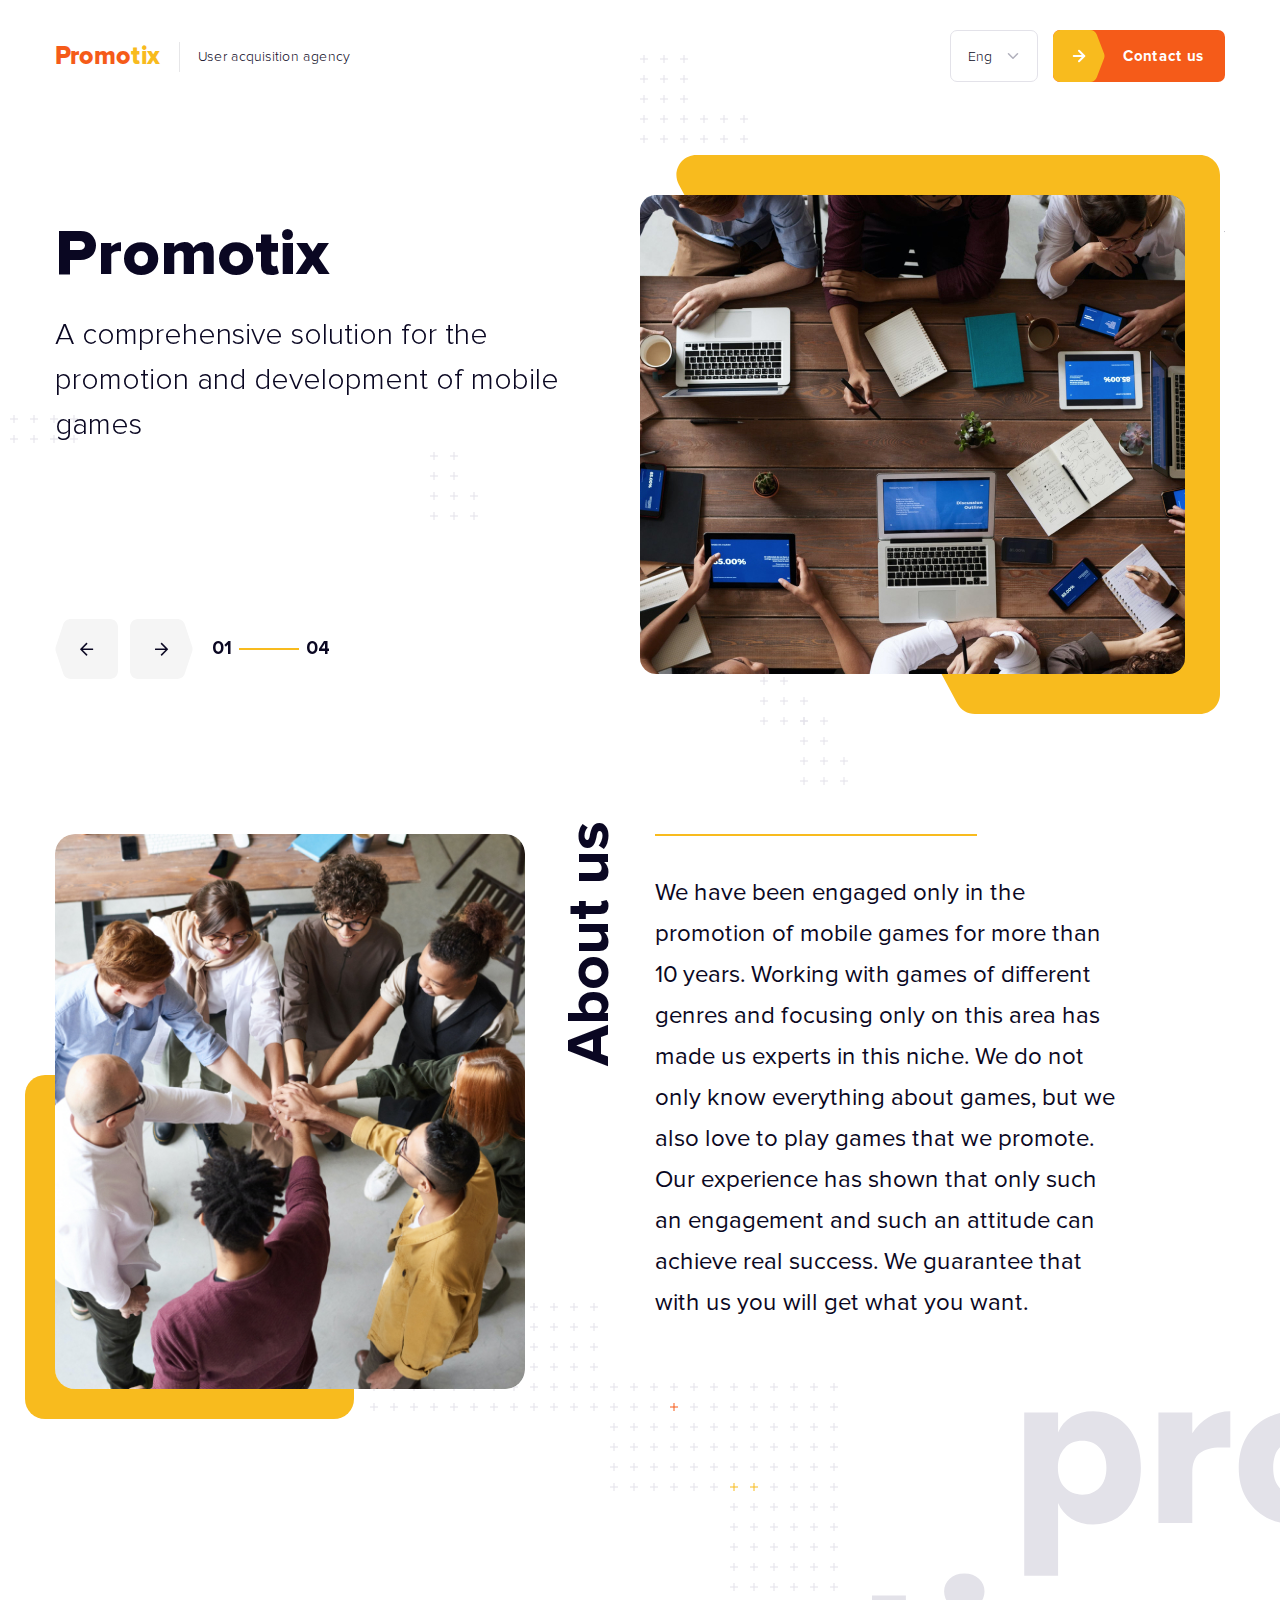
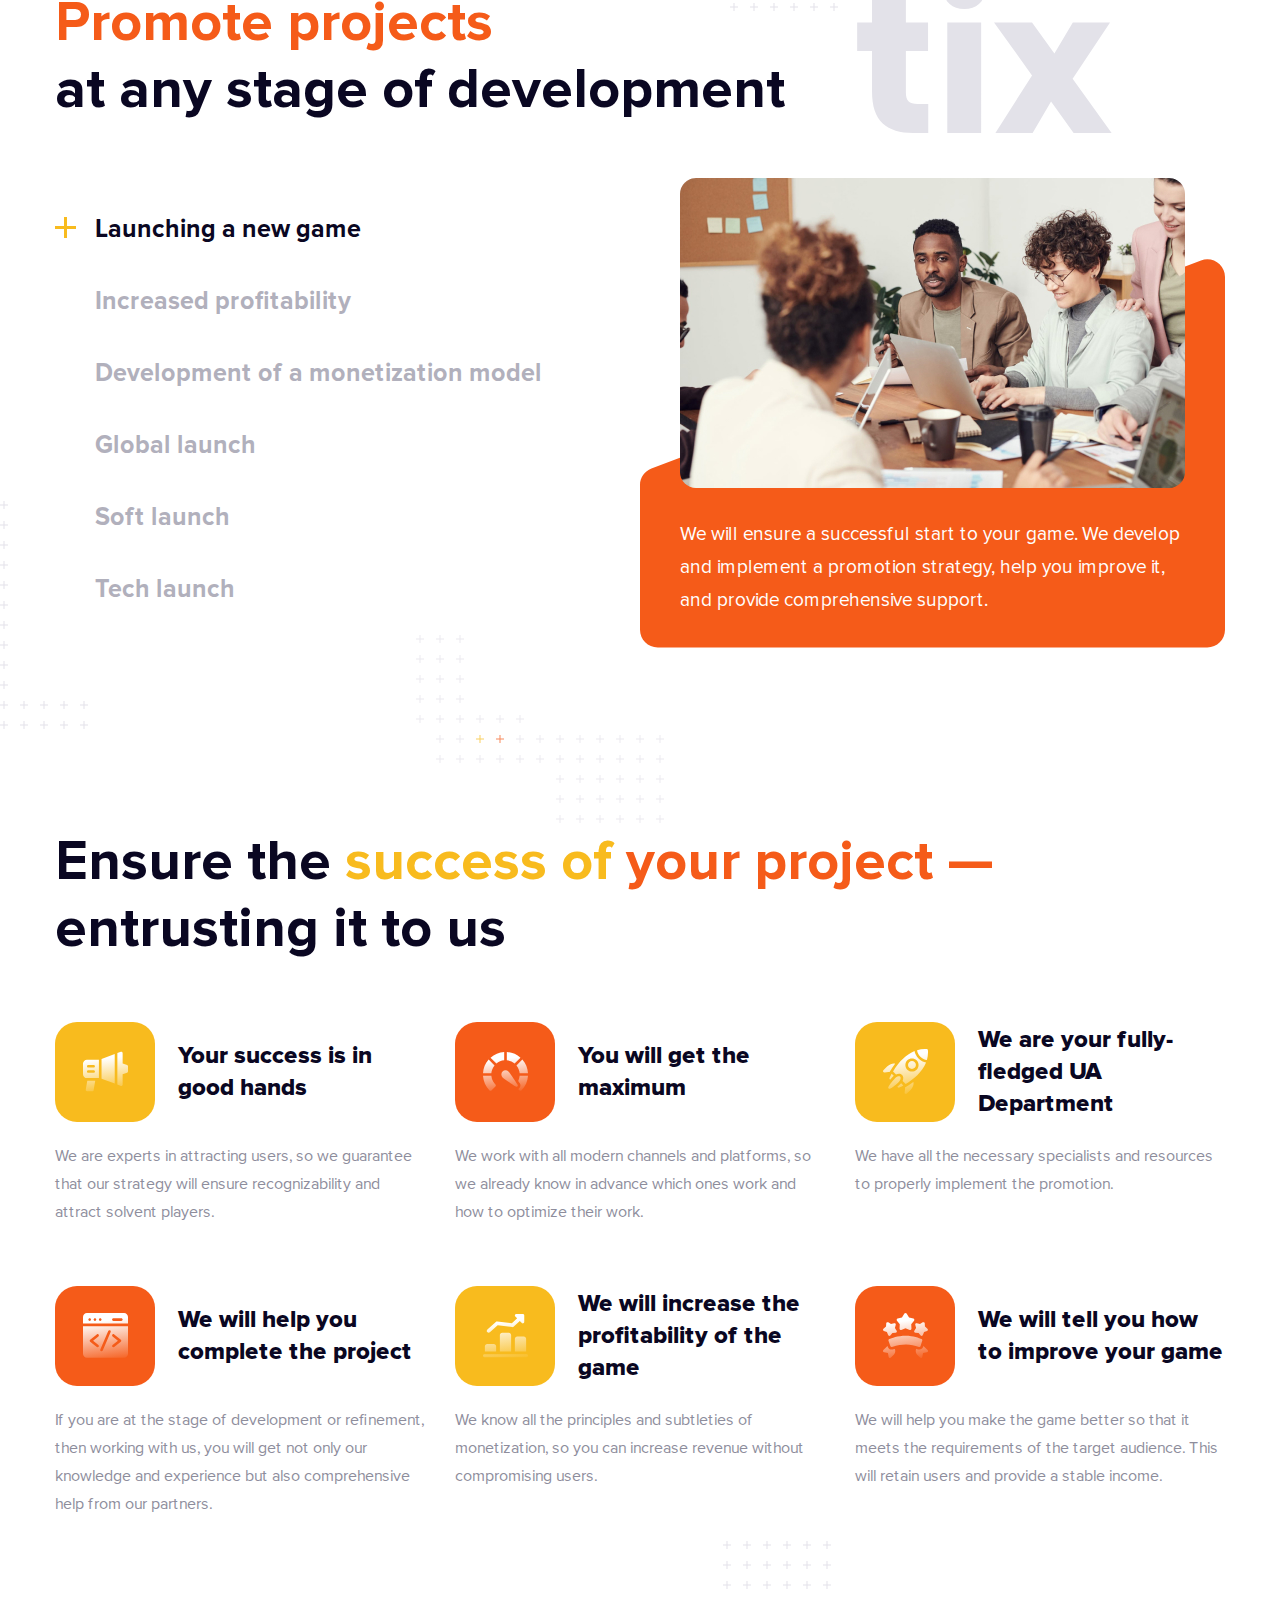
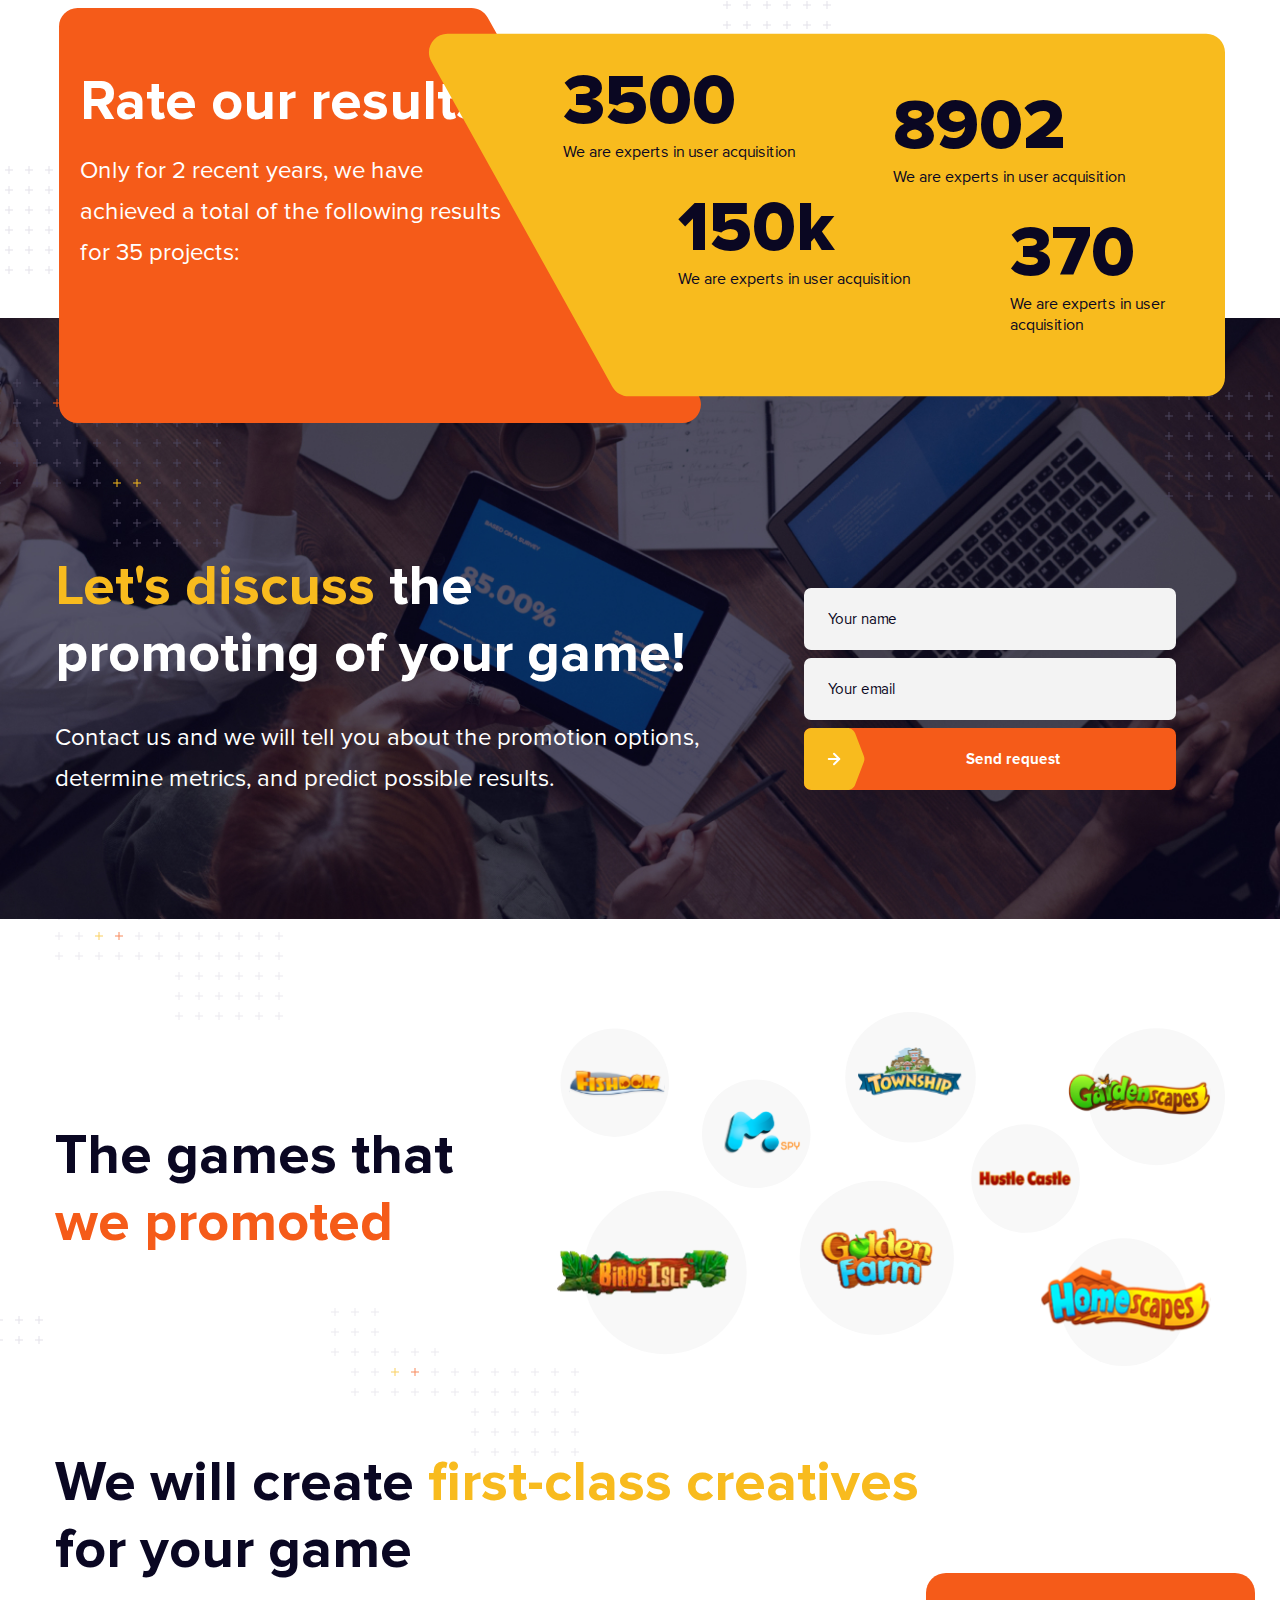
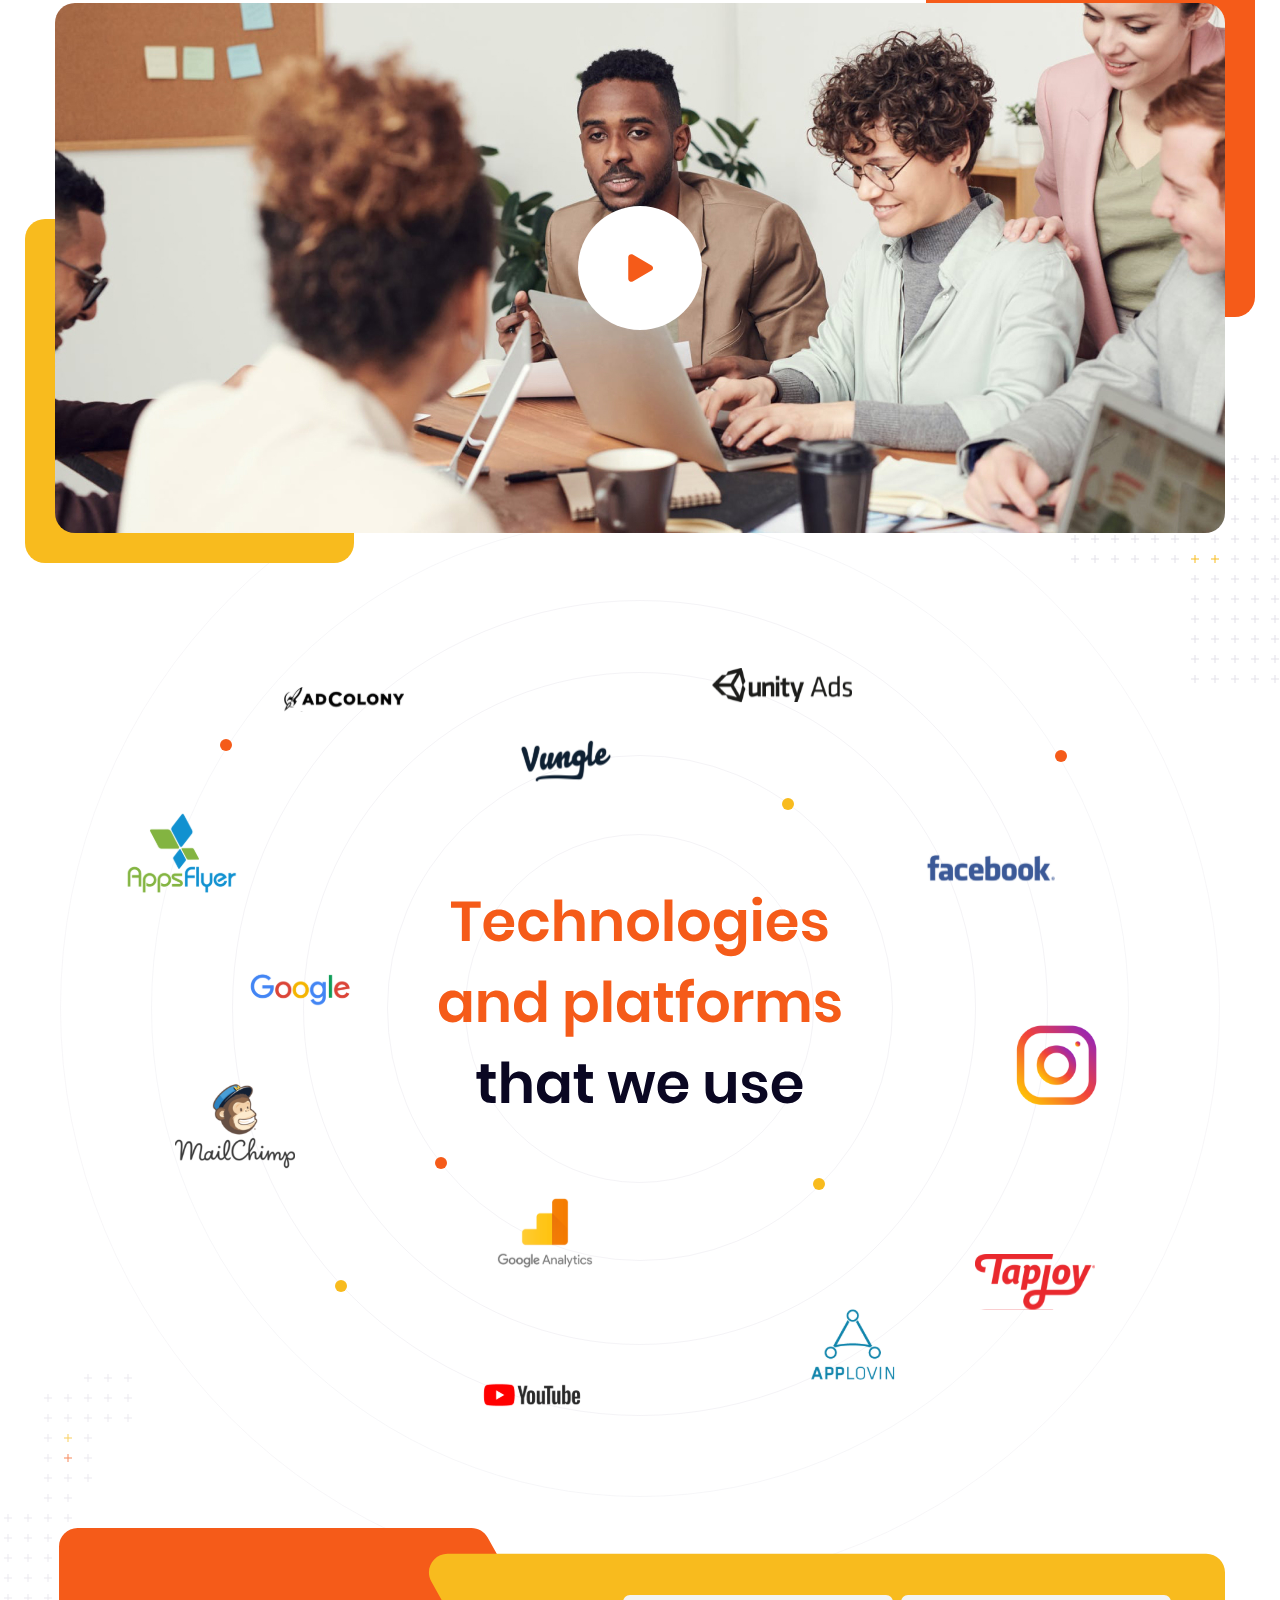
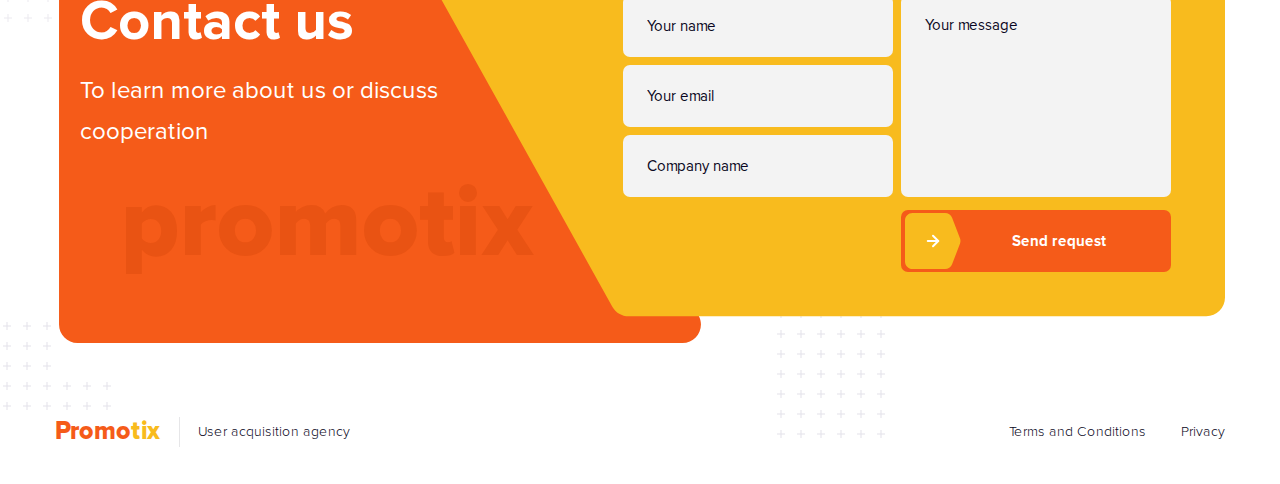
<file: index.html>
<!DOCTYPE html>
<!--[if lt IE 7]><html lang="ru" class="lt-ie9 lt-ie8 lt-ie7"><![endif]-->
<!--[if IE 7]><html lang="ru" class="lt-ie9 lt-ie8"><![endif]-->
<!--[if IE 8]><html lang="ru" class="lt-ie9"><![endif]-->
<!--[if gt IE 8]><!-->
<html lang="ru">
<!--<![endif]-->
<head>
	<meta charset="utf-8" />
	<title>Заголовок</title>
	<meta name="description" content="" />
	<meta http-equiv="X-UA-Compatible" content="IE=edge" />
	<meta name="viewport" content="width=device-width, initial-scale=1.0" />
	<link rel="shortcut icon" href="favicon.png" />
	<link rel="stylesheet" href="libs/bootstrap/bootstrap-grid.css" />
	<link rel="stylesheet" href="libs/fontawesome-free-5.12.0-web/css/all.min.css" />
	<link rel="stylesheet" href="libs/fancybox/jquery.fancybox.css" />
	<link rel="stylesheet" href="libs/slick-1.5.9/slick/slick.css" />
	<link rel="stylesheet" href="libs/slick-1.5.9/slick/slick-theme.css" />
	<link rel="stylesheet" href="css/fonts.css" />
	<link rel="stylesheet" href="css/main.css?ver=1.9" />
	<link rel="stylesheet" href="css/media.css?ver=1.9" />
</head>
<body>

	<div class="wrapper">

		<header class="header">
			<div class="container">
				<div class="header__line">
					<div class="logo-wrap">
						<a href="#" class="logo">Promo<span>tix</span></a>
						<div class="logo-descr">User acquisition agency</div>
					</div>
					<div class="header__right">
						<div class="language-block">
							<div class="language-block__input">Eng</div>
							<ul class="dropdown-list">
								<li><a href="index-ru.html">Ru</a></li>
								<li><a href="index.html">Eng</a></li>
							</ul>
						</div>
						<a href="#callback" class="btn-main fancybox">Contact us</a>
					</div>
				</div>
			</div>
		</header>

		<div class="billbord">
			<div class="container">
				<div class="dots dots_1">
					<img src="img/dots1.svg" alt="alt">
				</div>
				<div class="dots dots_2">
					<img src="img/dots2.svg" alt="alt">
				</div>
				<div class="dots dots_3">
					<img src="img/dots3.svg" alt="alt">
				</div>
				<div class="slider-wrap">
					<ul class="slider-billbord">
						<li>
							<div class="slider-billbord__item">
								<div class="row">
									<div class="col-lg-6">
										<div class="title-big">Promotix</div>
										<div class="descr-big">A comprehensive solution for the promotion and development of mobile games</div>
									</div>
									<div class="col-lg-6 col_pl">
										<div class="slider-billbord__image">
											<img src="img/slide_billbord1.jpg" alt="alt">
										</div>
									</div>
								</div>
							</div>
						</li>
						<li>
							<div class="slider-billbord__item">
								<div class="row">
									<div class="col-lg-6">
										<div class="title-big">We will attract users</div>
										<div class="descr-big"> We will develop and implement the right promotion strategy</div>
									</div>
									<div class="col-lg-6 col_pl">
										<div class="slider-billbord__image">
											<img src="img/slide_billbord2.jpg" alt="alt">
										</div>
									</div>
								</div>
							</div>
						</li>
						<li>
							<div class="slider-billbord__item">
								<div class="row">
									<div class="col-lg-6">
										<div class="title-big">We will maximize profitability</div>
										<div class="descr-big">We will optimize and improve monetization to increase revenue</div>
									</div>
									<div class="col-lg-6 col_pl">
										<div class="slider-billbord__image">
											<img src="img/slide_billbord3.jpg" alt="alt">
										</div>
									</div>
								</div>
							</div>
						</li>
						<li>
							<div class="slider-billbord__item">
								<div class="row">
									<div class="col-lg-6">
										<div class="title-big">We will help you develop</div>
										<div class="descr-big">We will help you refine the game so that it meets the requirements of players as much as possible</div>
									</div>
									<div class="col-lg-6 col_pl">
										<div class="slider-billbord__image">
											<img src="img/slide_billbord4.jpg" alt="alt">
										</div>
									</div>
								</div>
							</div>
						</li>
					</ul>
					<div class="bottom-slider">
						<div class="slider-count"></div>
					</div>
				</div>
			</div>
		</div>

		<div class="about">
			<div class="container">
				<div class="dots dots_4">
					<img src="img/dots4.svg" alt="alt">
				</div>
				<div class="row">
					<div class="col-lg-5">
						<div class="about__image">
							<img src="img/about1.jpg" alt="alt">
						</div>
					</div>
					<div class="col-lg-1 od_tablet">
						<h2 class="title-vertical">About us</h2>
					</div>
					<div class="col-lg-5">
						<div class="text-main">
							<p>We have been engaged only in the promotion of mobile games for more than 10 years. Working with games of different genres and focusing only on this area has made us experts in this niche. We do not only know everything about games, but we also love to play games that we promote. Our experience has shown that only such an engagement and such an attitude can achieve real success. We guarantee that with us you will get what you want.</p>
						</div>
					</div>
				</div>
			</div>
		</div>

		<div class="promote">
			<div class="container">
				<div class="dots dots_5">
					<img src="img/dots5.svg" alt="alt">
				</div>
				<div class="text-promote">
					<img src="img/text_bg_promo.svg" alt="alt">
				</div>
				<h2 class="title-section"><span>Promote projects</span> <br>at any stage of development</h2>
				<div class="row">
					<div class="col-lg-6">
						<ul class="tabs">
							<li class="active"><a href="#tab1">Launching a new game</a></li>
							<li><a href="#tab2">Increased profitability</a></li>
							<li><a href="#tab3">Development of a monetization model</a></li>
							<li><a href="#tab4">Global launch</a></li>
							<li><a href="#tab5">Soft launch</a></li>
							<li><a href="#tab6">Tech  launch</a></li>
						</ul>
					</div>
					<div class="col-lg-6 col_pl">
						<div class="tab-container">
							<div class="tab-pane" id="tab1">
								<div class="tab-image">
									<img src="img/tab_image1.jpg" alt="alt">
								</div>
								<p>We will ensure a successful start to your game. We develop and implement a promotion strategy, help you improve it, and provide comprehensive support.</p>
							</div>
							<div class="tab-pane" id="tab2">
								<div class="tab-image">
									<img src="img/tab_image2.jpg" alt="alt">
								</div>
								<p>We will develop a new promotion strategy and bring solvent players, help to improve the game, and keep the loyal players.</p>
							</div>
							<div class="tab-pane" id="tab3">
								<div class="tab-image">
									<img src="img/tab_image3.jpg" alt="alt">
								</div>
								<p>We will analyze your game and develop the optimal monetization model that will provide the maximum possible income.</p>
							</div>
							<div class="tab-pane" id="tab4">
								<div class="tab-image">
									<img src="img/tab_image4.jpg" alt="alt">
								</div>
								<p>We will select the optimal scheme for entering the international market and provide your app with the maximum number of users at optimal costs.</p>
							</div>
							<div class="tab-pane" id="tab5">
								<div class="tab-image">
									<img src="img/tab_image5.jpg" alt="alt">
								</div>
								<p>We will prepare the app for a successful launch and test it on your target audience. You will get the necessary analytics and feedbacks from your target audience.</p>
							</div>
							<div class="tab-pane" id="tab6">
								<div class="tab-image">
									<img src="img/tab_image6.jpg" alt="alt">
								</div>
								<p>We will make a test run as soon as possible and with a minimal budget, in order to find possible errors and get the first feedback about the app.</p>
							</div>
						</div>
					</div>
				</div>
			</div>
		</div>

		<div class="success">
			<div class="container">
				<h2 class="title-section">Ensure the <strong>success of</strong> <span>your project —</span> <br>entrusting it to us</h2>
				<div class="row row_success">
					<div class="col-lg-4 col-md-6">
						<div class="item-success">
							<div class="item-success__head">
								<div class="item-success__icon">
									<img src="img/ic_success1.svg" alt="alt">
								</div>
								<div class="item-success__name">Your success is in good hands</div>
							</div>
							<p>We are experts in attracting users, so we guarantee that our strategy will ensure recognizability and attract solvent players.</p>
						</div>
					</div>
					<div class="col-lg-4 col-md-6">
						<div class="item-success">
							<div class="item-success__head">
								<div class="item-success__icon">
									<img src="img/ic_success2.svg" alt="alt">
								</div>
								<div class="item-success__name">You will get the maximum</div>
							</div>
							<p>We work with all modern channels and platforms, so we already know in advance which ones work and how to optimize their work.</p>
						</div>
					</div>
					<div class="col-lg-4 col-md-6">
						<div class="item-success">
							<div class="item-success__head">
								<div class="item-success__icon">
									<img src="img/ic_success3.svg" alt="alt">
								</div>
								<div class="item-success__name">We are your fully- fledged UA Department</div>
							</div>
							<p>We have all the necessary specialists and resources to properly implement the promotion.</p>
						</div>
					</div>
					<div class="col-lg-4 col-md-6">
						<div class="item-success">
							<div class="item-success__head">
								<div class="item-success__icon">
									<img src="img/ic_success4.svg" alt="alt">
								</div>
								<div class="item-success__name">We will help you complete the project</div>
							</div>
							<p>If you are at the stage of development or refinement, then working with us, you will get not only our knowledge and experience but also comprehensive help from our partners.</p>
						</div>
					</div>
					<div class="col-lg-4 col-md-6">
						<div class="item-success">
							<div class="item-success__head">
								<div class="item-success__icon">
									<img src="img/ic_success5.svg" alt="alt">
								</div>
								<div class="item-success__name">We will increase the profitability of the game</div>
							</div>
							<p>We know all the principles and subtleties of monetization, so you can increase revenue without compromising users.</p>
						</div>
					</div>
					<div class="col-lg-4 col-md-6">
						<div class="item-success">
							<div class="item-success__head">
								<div class="item-success__icon">
									<img src="img/ic_success6.svg" alt="alt">
								</div>
								<div class="item-success__name">We will tell you how to improve your game</div>
							</div>
							<p>We will help you make the game better so that it meets the requirements of the target audience. This will retain users and provide a stable income.</p>
						</div>
					</div>
				</div>
			</div>
		</div>

		<div class="results">
			<div class="container">
				<div class="dots dots_6">
					<img src="img/dots6.svg" alt="alt">
				</div>
				<div class="section-content">
					<div class="section-content__left">
						<h2 class="title-section">Rate our results</h2>
						<div class="text-main">Only for 2 recent years, we have achieved a total of the following results for 35 projects: </div>
					</div>
					<div class="section-content__right">
						<div class="results-numbers">
							<div class="item-result">
								<div class="item-result__number">3500</div>
								<p>We are experts in user acquisition</p>
							</div>
							<div class="item-result">
								<div class="item-result__number">8902</div>
								<p>We are experts in user acquisition</p>
							</div>
							<div class="item-result">
								<div class="item-result__number">150k</div>
								<p>We are experts in user acquisition</p>
							</div>
							<div class="item-result">
								<div class="item-result__number">370</div>
								<p>We are experts in user acquisition</p>
							</div>
						</div>
					</div>
				</div>
			</div>
		</div>

		<div class="discuss">
			<div class="container">
				<div class="dots dots_7">
					<img src="img/dots7.svg" alt="alt">
				</div>
				<div class="row">
					<div class="col-lg-7">
						<h2 class="title-section"><span>Let's discuss</span> the promoting of your game!</h2>
						<div class="text-main">Contact us and we will tell you about the promotion options, determine metrics, and predict possible results.</div>
					</div>
					<div class="col-lg-5">
						<div class="block-form">
							<form>
								<div class="item-form">
									<input type="text" placeholder="Your name" required="required">
								</div>
								<div class="item-form">
									<input type="emai" placeholder="Your email" required="required">
								</div>
								<button class="btn-main" type="submit">Send request</button>
							</form>
						</div>
					</div>
				</div>
			</div>
		</div>

		<div class="portfolio">
			<div class="container">
				<div class="dots dots_8">
					<img src="img/dots8.svg" alt="alt">
				</div>
				<div class="row align-items-center">
					<div class="col-lg-5">
						<h2 class="title-section">The games that  <span>we promoted</span></h2>
					</div>
					<div class="col-lg-7">
						<div class="portfolio__image">
							<img src="img/portfolio.svg" alt="alt">
						</div>
					</div>
				</div>
			</div>
		</div>

		<div class="video-section">
			<div class="container">
				<div class="dots dots_9">
					<img src="img/dots9.svg" alt="alt">
				</div>
				<h2 class="title-section">We will create <span>first-class creatives</span> for your game</h2>
				<a href="https://www.youtube.com/embed/E8d_JvMpoY4" class="video-block fancybox fancybox.iframe">
					<span class="btn-play"></span>
				</a>
			</div>
		</div>

		<div class="our-platforms">
			<div class="container">
				<div class="our-platforms__image">
					<img src="img/out_tech.svg" alt="alt">
				</div>
			</div>
		</div>

		<div class="contacts">
			<div class="container">
				<div class="dots dots_10">
					<img src="img/dots10.svg" alt="alt">
				</div>
				<div class="dots dots_11">
					<img src="img/dots11.svg" alt="alt">
				</div>
				<div class="section-content">
					<div class="section-content__left">
						<h2 class="title-section">Contact us</h2>
						<div class="text-main">To learn more about us or discuss cooperation</div>
						<div class="section-content__text">promotix</div>
					</div>
					<div class="section-content__right">
						<div class="form-contacts">
							<form id="form2">
								<input type="text" name="name_form" value="form contact us" class="input-name-form" required="required">
								<div class="row row_form">
									<div class="col-md-6">
										<div class="item-form">
											<input type="text" name="name" placeholder="Your name" required="required">
										</div>
										<div class="item-form">
											<input type="emai" name="email" placeholder="Your email" required="required">
										</div>
										<div class="item-form">
											<input type="text" name="company" placeholder="Company name" required="required">
										</div>
									</div>
									<div class="col-md-6">
										<div class="item-form">
											<textarea placeholder="Your message"></textarea>
										</div>
										<button class="btn-main" type="submit">Send request</button>
									</div>
								</div>
							</form>
						</div>
					</div>
				</div>
			</div>
		</div>

		<footer class="footer">
			<div class="container">
				<div class="footer__line">
					<div class="logo-wrap">
						<a href="#" class="logo">Promo<span>tix</span></a>
						<div class="logo-descr">User acquisition agency</div>
					</div>
					<ul class="links-footer">
						<li><a href="#">Terms and Conditions</a></li>
						<li><a href="#">Privacy</a></li>
					</ul>
				</div>
			</div>
		</footer>
		
	</div>

	<div id="callback" class="modal-block">
		<div class="modal-wrap">
			<div class="modal-wrap__title">Leave youre number</div>
			<div class="modal-wrap__descr">and we will call you in 15 minutes</div>
			<div class="block-form">
				<form id="form1">
					<input type="text" name="name_form" value="form callback" class="input-name-form" required="required">
					<div class="item-form">
						<input type="text" name="name" placeholder="Your name" required="required">
					</div>
					<div class="item-form">
						<input type="emai" name="email" placeholder="Your email" required="required">
					</div>
					<button class="btn-main" type="submit">Send request</button>
				</form>
			</div>
		</div>
	</div>

	<!--[if lt IE 9]>
	<script src="libs/html5shiv/es5-shim.min.js"></script>
	<script src="libs/html5shiv/html5shiv.min.js"></script>
	<script src="libs/html5shiv/html5shiv-printshiv.min.js"></script>
	<script src="libs/respond/respond.min.js"></script>
<![endif]-->
<script src="libs/jquery/jquery-1.11.1.min.js"></script>
<script src="libs/jquery-mousewheel/jquery.mousewheel.min.js"></script>
<script src="libs/fancybox/jquery.fancybox.pack.js"></script>
<script src="libs/slick-1.5.9/slick/slick.min.js"></script>
<script src="js/common.js?ver=1.9"></script>
<!-- Yandex.Metrika counter --><!-- /Yandex.Metrika counter -->
<!-- Google Analytics counter --><!-- /Google Analytics counter -->
</body>
</html>
</file>
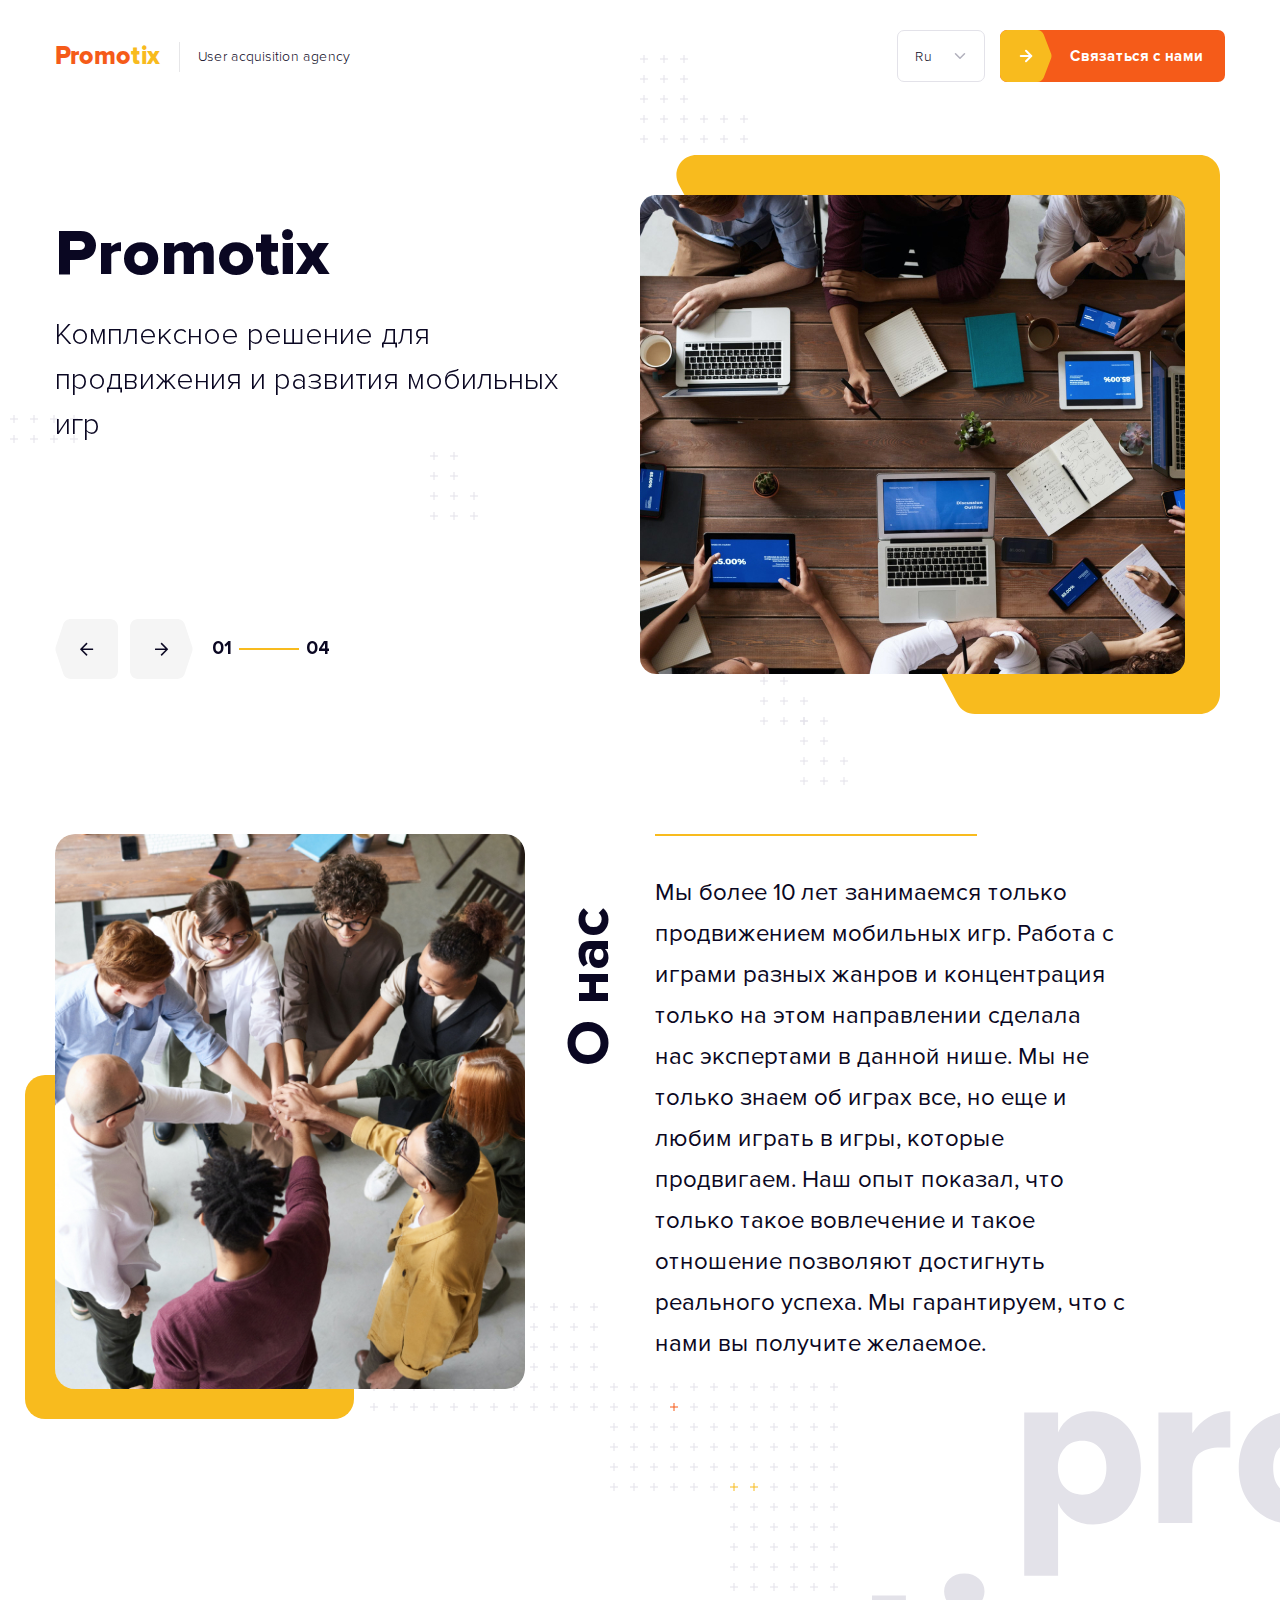
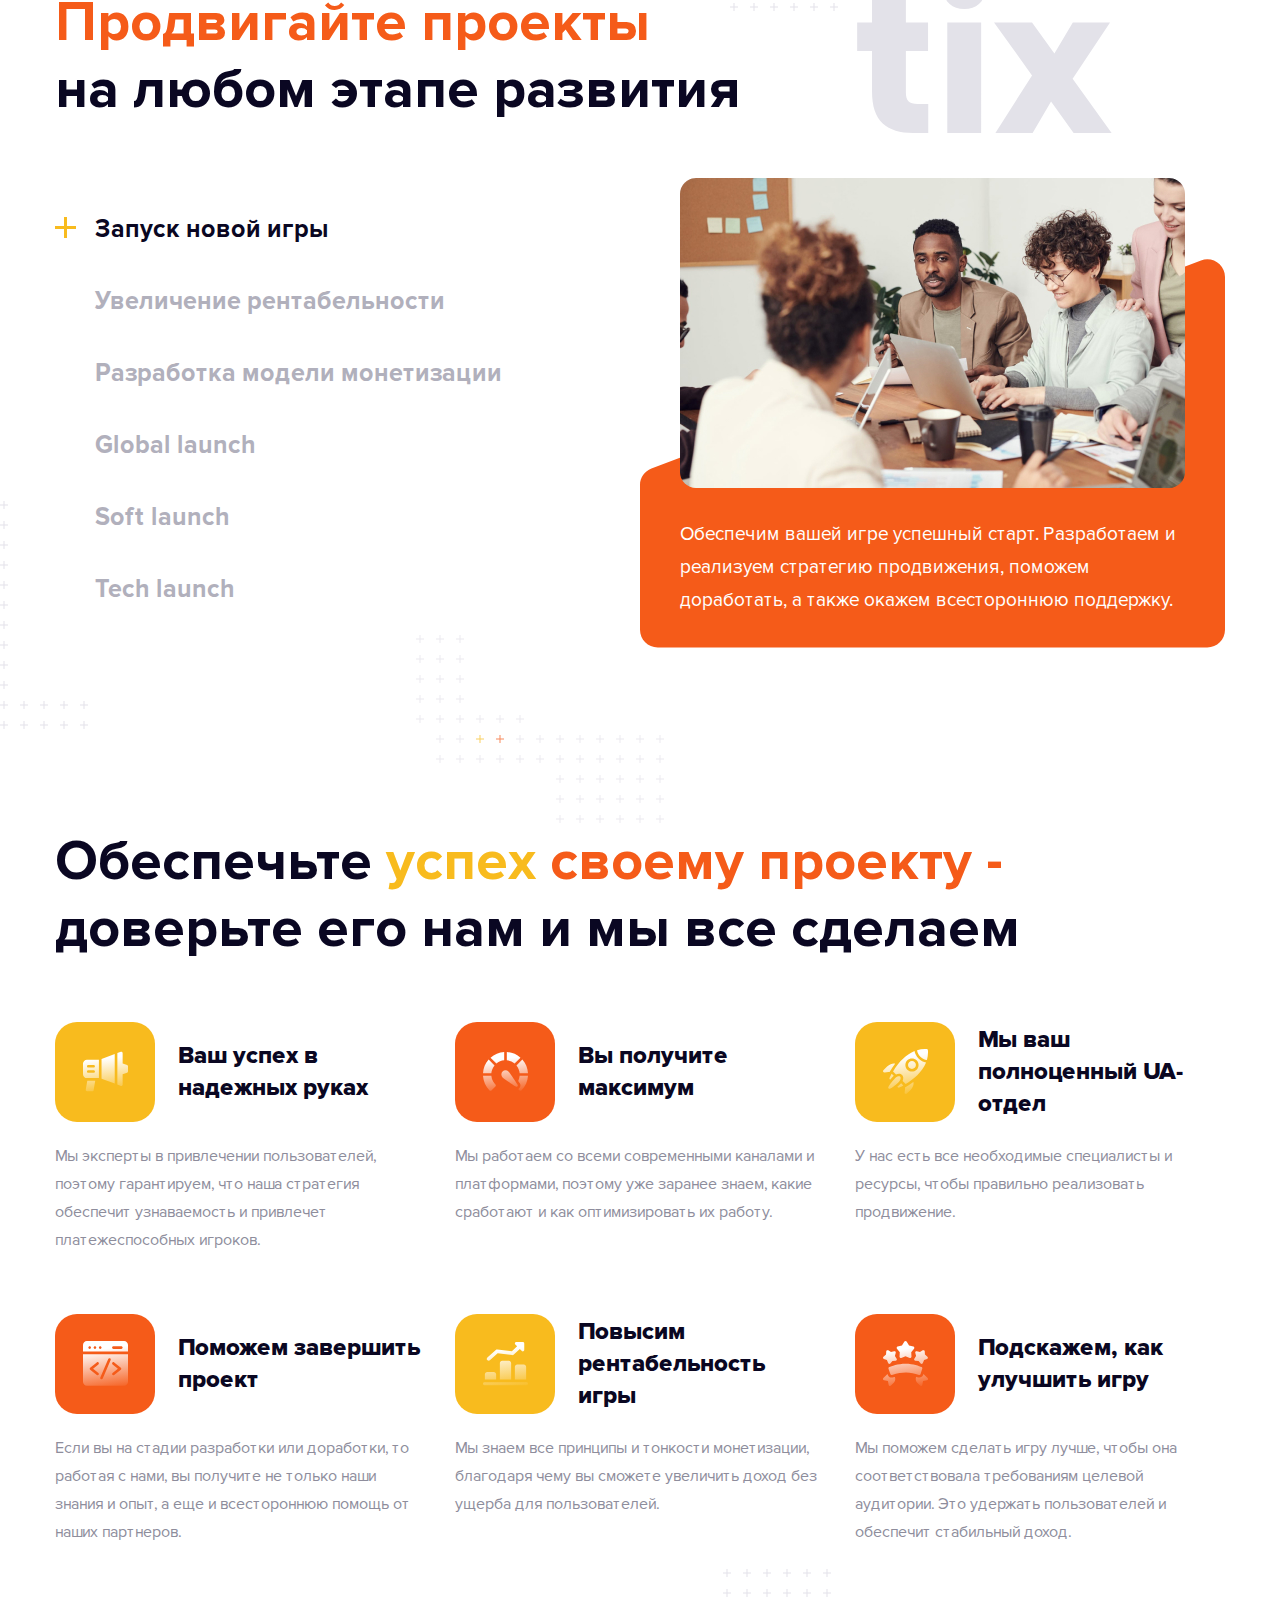
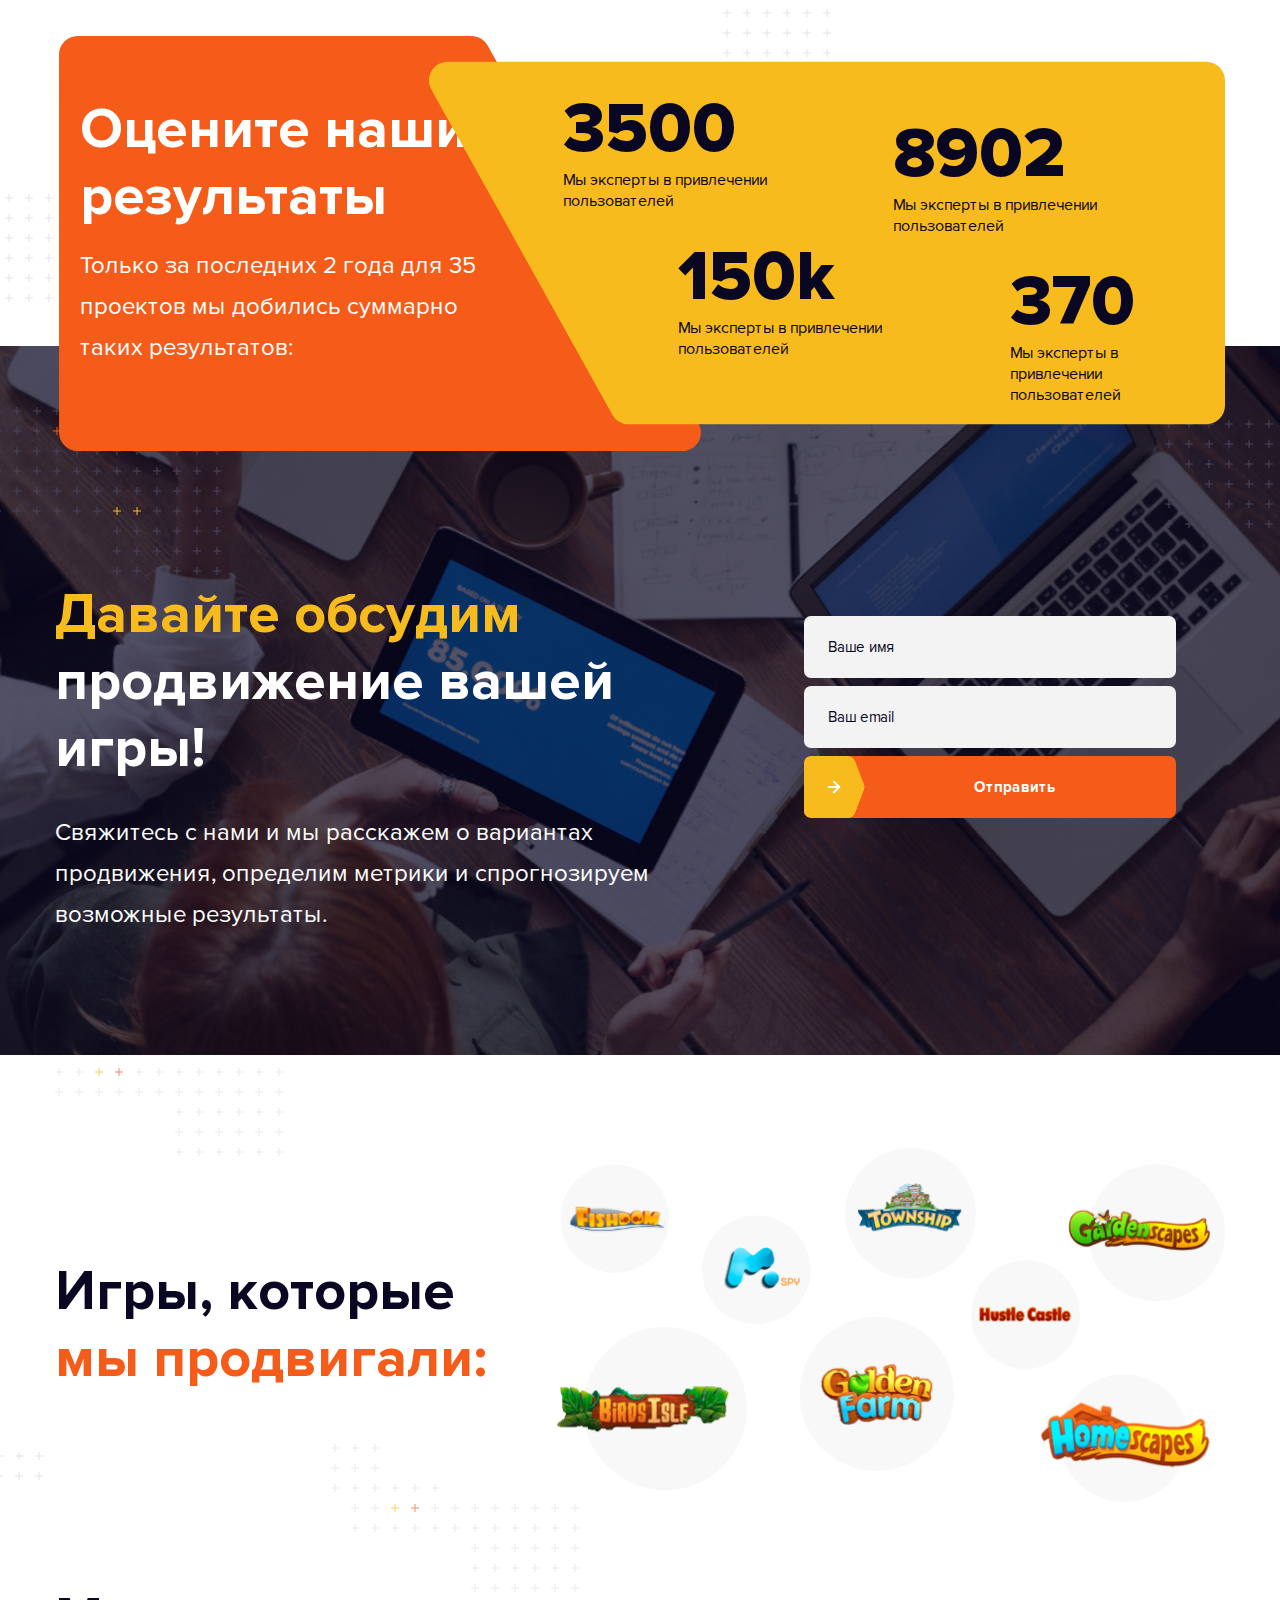
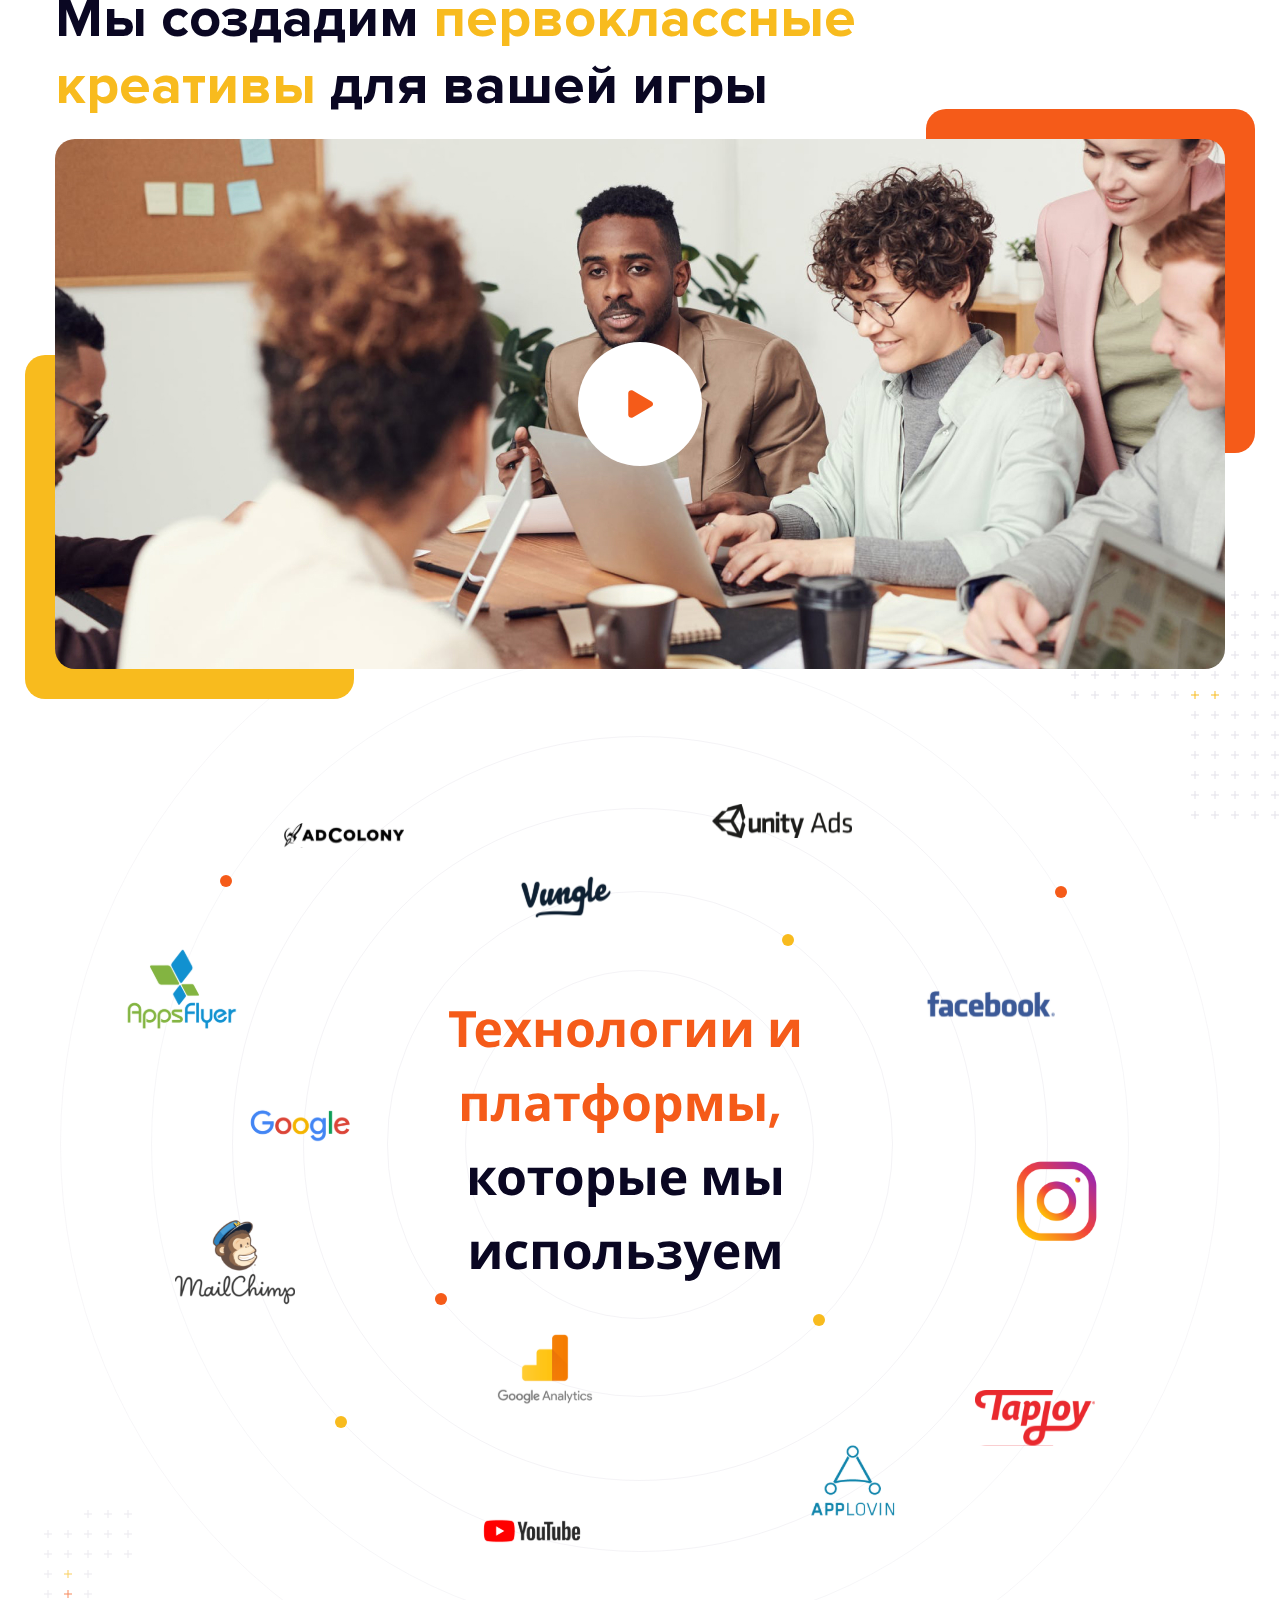
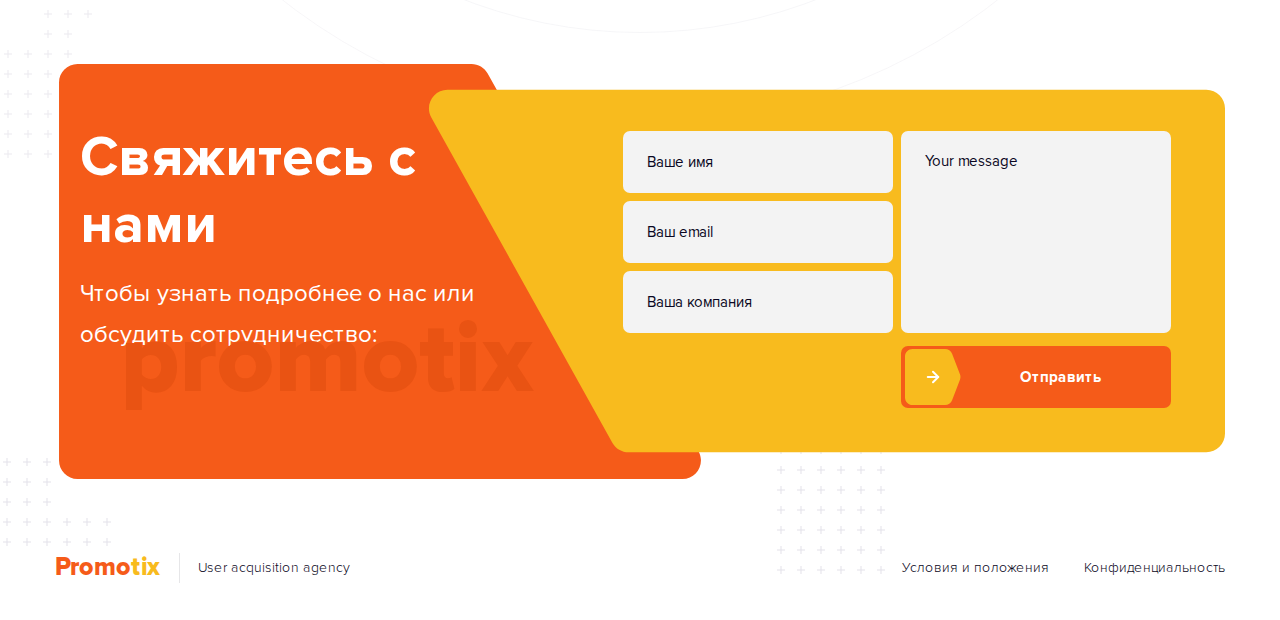
<file: index-ru.html>
<!DOCTYPE html>
<!--[if lt IE 7]><html lang="ru" class="lt-ie9 lt-ie8 lt-ie7"><![endif]-->
<!--[if IE 7]><html lang="ru" class="lt-ie9 lt-ie8"><![endif]-->
<!--[if IE 8]><html lang="ru" class="lt-ie9"><![endif]-->
<!--[if gt IE 8]><!-->
<html lang="ru">
<!--<![endif]-->
<head>
	<meta charset="utf-8" />
	<title>Заголовок</title>
	<meta name="description" content="" />
	<meta http-equiv="X-UA-Compatible" content="IE=edge" />
	<meta name="viewport" content="width=device-width, initial-scale=1.0" />
	<link rel="shortcut icon" href="favicon.png" />
	<link rel="stylesheet" href="libs/bootstrap/bootstrap-grid.css" />
	<link rel="stylesheet" href="libs/fontawesome-free-5.12.0-web/css/all.min.css" />
	<link rel="stylesheet" href="libs/fancybox/jquery.fancybox.css" />
	<link rel="stylesheet" href="libs/slick-1.5.9/slick/slick.css" />
	<link rel="stylesheet" href="libs/slick-1.5.9/slick/slick-theme.css" />
	<link rel="stylesheet" href="css/fonts.css" />
	<link rel="stylesheet" href="css/main.css?ver=1.9" />
	<link rel="stylesheet" href="css/media.css?ver=1.9" />
</head>
<body>

	<div class="wrapper">

		<header class="header">
			<div class="container">
				<div class="header__line">
					<div class="logo-wrap">
						<a href="#" class="logo">Promo<span>tix</span></a>
						<div class="logo-descr">User acquisition agency</div>
					</div>
					<div class="header__right">
						<div class="language-block">
							<div class="language-block__input">Ru</div>
							<ul class="dropdown-list">
								<li><a href="index-ru.html">Ru</a></li>
								<li><a href="index.html">Eng</a></li>
							</ul>
						</div>
						<a href="#callback" class="btn-main fancybox">Связаться с нами</a>
					</div>
				</div>
			</div>
		</header>

		<div class="billbord">
			<div class="container">
				<div class="dots dots_1">
					<img src="img/dots1.svg" alt="alt">
				</div>
				<div class="dots dots_2">
					<img src="img/dots2.svg" alt="alt">
				</div>
				<div class="dots dots_3">
					<img src="img/dots3.svg" alt="alt">
				</div>
				<div class="slider-wrap">
					<ul class="slider-billbord">
						<li>
							<div class="slider-billbord__item">
								<div class="row">
									<div class="col-lg-6">
										<div class="title-big">Promotix</div>
										<div class="descr-big">Комплексное решение для продвижения и развития мобильных игр</div>
									</div>
									<div class="col-lg-6 col_pl">
										<div class="slider-billbord__image">
											<img src="img/slide_billbord1.jpg" alt="alt">
										</div>
									</div>
								</div>
							</div>
						</li>
						<li>
							<div class="slider-billbord__item">
								<div class="row">
									<div class="col-lg-6">
										<div class="title-big">Привлечем пользователей</div>
										<div class="descr-big"> Разработаем и реализуем правильную стратегию продвижения</div>
									</div>
									<div class="col-lg-6 col_pl">
										<div class="slider-billbord__image">
											<img src="img/slide_billbord2.jpg" alt="alt">
										</div>
									</div>
								</div>
							</div>
						</li>
						<li>
							<div class="slider-billbord__item">
								<div class="row">
									<div class="col-lg-6">
										<div class="title-big">Максимизируем рентабельность</div>
										<div class="descr-big">Оптимизируем и доработаем монетизацию, чтобы повысить доход</div>
									</div>
									<div class="col-lg-6 col_pl">
										<div class="slider-billbord__image">
											<img src="img/slide_billbord3.jpg" alt="alt">
										</div>
									</div>
								</div>
							</div>
						</li>
						<li>
							<div class="slider-billbord__item">
								<div class="row">
									<div class="col-lg-6">
										<div class="title-big">Поможем с развитием</div>
										<div class="descr-big">Поможем доработать игру, чтобы она максимально соответствовал требованиям игроков</div>
									</div>
									<div class="col-lg-6 col_pl">
										<div class="slider-billbord__image">
											<img src="img/slide_billbord4.jpg" alt="alt">
										</div>
									</div>
								</div>
							</div>
						</li>
					</ul>
					<div class="bottom-slider">
						<div class="slider-count"></div>
					</div>
				</div>
			</div>
		</div>

		<div class="about">
			<div class="container">
				<div class="dots dots_4">
					<img src="img/dots4.svg" alt="alt">
				</div>
				<div class="row">
					<div class="col-lg-5">
						<div class="about__image">
							<img src="img/about1.jpg" alt="alt">
						</div>
					</div>
					<div class="col-lg-1 od_tablet">
						<h2 class="title-vertical">О нас</h2>
					</div>
					<div class="col-lg-5">
						<div class="text-main">
							<p>Мы более 10 лет занимаемся только продвижением мобильных игр. Работа с играми разных жанров и концентрация только на этом направлении сделала нас экспертами в данной нише. Мы не только знаем об играх все, но еще и любим играть в игры, которые продвигаем. Наш опыт показал, что только такое вовлечение и такое отношение позволяют достигнуть реального успеха. Мы гарантируем, что с нами вы получите желаемое.</p>
						</div>
					</div>
				</div>
			</div>
		</div>

		<div class="promote">
			<div class="container">
				<div class="dots dots_5">
					<img src="img/dots5.svg" alt="alt">
				</div>
				<div class="text-promote">
					<img src="img/text_bg_promo.svg" alt="alt">
				</div>
				<h2 class="title-section"><span>Продвигайте проекты</span> <br>на любом этапе развития</h2>
				<div class="row">
					<div class="col-lg-6">
						<ul class="tabs">
							<li class="active"><a href="#tab1">Запуск новой игры</a></li>
							<li><a href="#tab2">Увеличение рентабельности</a></li>
							<li><a href="#tab3">Разработка модели монетизации</a></li>
							<li><a href="#tab4">Global launch</a></li>
							<li><a href="#tab5">Soft launch</a></li>
							<li><a href="#tab6">Tech  launch</a></li>
						</ul>
					</div>
					<div class="col-lg-6 col_pl">
						<div class="tab-container">
							<div class="tab-pane" id="tab1">
								<div class="tab-image">
									<img src="img/tab_image1.jpg" alt="alt">
								</div>
								<p>Обеспечим вашей игре успешный старт. Разработаем и реализуем стратегию продвижения, поможем доработать, а также окажем всестороннюю поддержку.</p>
							</div>
							<div class="tab-pane" id="tab2">
								<div class="tab-image">
									<img src="img/tab_image2.jpg" alt="alt">
								</div>
								<p>Разработаем новую стратегию продвижения и приведем платежеспособных игроков, поможем улучшить игру и удержать постоянных.</p>
							</div>
							<div class="tab-pane" id="tab3">
								<div class="tab-image">
									<img src="img/tab_image3.jpg" alt="alt">
								</div>
								<p>Проанализируем вашу игру и разработаем оптимальную модель монетизации, которая обеспечит максимально возможный доход.</p>
							</div>
							<div class="tab-pane" id="tab4">
								<div class="tab-image">
									<img src="img/tab_image4.jpg" alt="alt">
								</div>
								<p>Подберем оптимальную схему выхода на международный рынок и обеспечим ваше приложение максимальным количеством пользователей при оптимальных затратах.</p>
							</div>
							<div class="tab-pane" id="tab5">
								<div class="tab-image">
									<img src="img/tab_image5.jpg" alt="alt">
								</div>
								<p>Подготовим приложение к успешному запуску - протестируем его на вашей целевой аудитории. Вы получите нужную аналитику и отзывы от вашей ЦА.</p>
							</div>
							<div class="tab-pane" id="tab6">
								<div class="tab-image">
									<img src="img/tab_image6.jpg" alt="alt">
								</div>
								<p>Сделаем тестовый запуск в кратчайшие сроки и с минимальным бюджетом, чтобы найти возможные ошибки и получить первые отзывы о приложении.</p>
							</div>
						</div>
					</div>
				</div>
			</div>
		</div>

		<div class="success">
			<div class="container">
				<h2 class="title-section">Обеспечьте <strong>успех</strong> <span>своему проекту -</span> <br>доверьте его нам и мы все сделаем</h2>
				<div class="row row_success">
					<div class="col-lg-4 col-md-6">
						<div class="item-success">
							<div class="item-success__head">
								<div class="item-success__icon">
									<img src="img/ic_success1.svg" alt="alt">
								</div>
								<div class="item-success__name">Ваш успех в надежных руках</div>
							</div>
							<p>Мы эксперты в привлечении пользователей, поэтому гарантируем, что наша стратегия обеспечит узнаваемость и привлечет платежеспособных игроков.</p>
						</div>
					</div>
					<div class="col-lg-4 col-md-6">
						<div class="item-success">
							<div class="item-success__head">
								<div class="item-success__icon">
									<img src="img/ic_success2.svg" alt="alt">
								</div>
								<div class="item-success__name">Вы получите максимум</div>
							</div>
							<p>Мы работаем со всеми современными каналами и платформами, поэтому уже заранее знаем, какие сработают и как оптимизировать их работу.</p>
						</div>
					</div>
					<div class="col-lg-4 col-md-6">
						<div class="item-success">
							<div class="item-success__head">
								<div class="item-success__icon">
									<img src="img/ic_success3.svg" alt="alt">
								</div>
								<div class="item-success__name">Мы ваш полноценный UA-отдел</div>
							</div>
							<p>У нас есть все необходимые специалисты и ресурсы, чтобы правильно реализовать продвижение.</p>
						</div>
					</div>
					<div class="col-lg-4 col-md-6">
						<div class="item-success">
							<div class="item-success__head">
								<div class="item-success__icon">
									<img src="img/ic_success4.svg" alt="alt">
								</div>
								<div class="item-success__name">Поможем завершить проект</div>
							</div>
							<p>Если вы на стадии разработки или доработки, то работая с нами, вы получите не только наши знания и опыт, а еще и всестороннюю помощь от наших партнеров.</p>
						</div>
					</div>
					<div class="col-lg-4 col-md-6">
						<div class="item-success">
							<div class="item-success__head">
								<div class="item-success__icon">
									<img src="img/ic_success5.svg" alt="alt">
								</div>
								<div class="item-success__name">Повысим рентабельность игры</div>
							</div>
							<p>Мы знаем все принципы и тонкости монетизации, благодаря чему вы сможете увеличить доход без ущерба для пользователей.</p>
						</div>
					</div>
					<div class="col-lg-4 col-md-6">
						<div class="item-success">
							<div class="item-success__head">
								<div class="item-success__icon">
									<img src="img/ic_success6.svg" alt="alt">
								</div>
								<div class="item-success__name">Подскажем, как улучшить игру</div>
							</div>
							<p>Мы поможем сделать игру лучше, чтобы она соответствовала требованиям целевой аудитории. Это удержать пользователей и обеспечит стабильный доход.</p>
						</div>
					</div>
				</div>
			</div>
		</div>

		<div class="results">
			<div class="container">
				<div class="dots dots_6">
					<img src="img/dots6.svg" alt="alt">
				</div>
				<div class="section-content">
					<div class="section-content__left">
						<h2 class="title-section">Оцените наши результаты</h2>
						<div class="text-main">Только за последних 2 года для 35 проектов мы добились суммарно таких результатов: </div>
					</div>
					<div class="section-content__right">
						<div class="results-numbers">
							<div class="item-result">
								<div class="item-result__number">3500</div>
								<p>Мы эксперты в привлечении пользователей</p>
							</div>
							<div class="item-result">
								<div class="item-result__number">8902</div>
								<p>Мы эксперты в привлечении пользователей</p>
							</div>
							<div class="item-result">
								<div class="item-result__number">150k</div>
								<p>Мы эксперты в привлечении пользователей</p>
							</div>
							<div class="item-result">
								<div class="item-result__number">370</div>
								<p>Мы эксперты в привлечении пользователей</p>
							</div>
						</div>
					</div>
				</div>
			</div>
		</div>

		<div class="discuss">
			<div class="container">
				<div class="dots dots_7">
					<img src="img/dots7.svg" alt="alt">
				</div>
				<div class="row">
					<div class="col-lg-7">
						<h2 class="title-section"><span>Давайте обсудим</span> продвижение вашей игры!</h2>
						<div class="text-main">Свяжитесь с нами и мы расскажем о вариантах продвижения, определим метрики и спрогнозируем возможные результаты.</div>
					</div>
					<div class="col-lg-5">
						<div class="block-form">
							<form>
								<div class="item-form">
									<input type="text" placeholder="Ваше имя" required="required">
								</div>
								<div class="item-form">
									<input type="emai" placeholder="Ваш email" required="required">
								</div>
								<button class="btn-main" type="submit">Отправить</button>
							</form>
						</div>
					</div>
				</div>
			</div>
		</div>

		<div class="portfolio">
			<div class="container">
				<div class="dots dots_8">
					<img src="img/dots8.svg" alt="alt">
				</div>
				<div class="row align-items-center">
					<div class="col-lg-5">
						<h2 class="title-section">Игры, которые <span>мы продвигали:</span></h2>
					</div>
					<div class="col-lg-7">
						<div class="portfolio__image">
							<img src="img/portfolio.svg" alt="alt">
						</div>
					</div>
				</div>
			</div>
		</div>

		<div class="video-section">
			<div class="container">
				<div class="dots dots_9">
					<img src="img/dots9.svg" alt="alt">
				</div>
				<h2 class="title-section">Мы создадим <span>первоклассные креативы</span> для вашей игры</h2>
				<a href="https://www.youtube.com/embed/E8d_JvMpoY4" class="video-block fancybox fancybox.iframe">
					<span class="btn-play"></span>
				</a>
			</div>
		</div>

		<div class="our-platforms">
			<div class="container">
				<div class="our-platforms__image">
					<img src="img/out_tech2.svg" alt="alt">
				</div>
			</div>
		</div>

		<div class="contacts">
			<div class="container">
				<div class="dots dots_10">
					<img src="img/dots10.svg" alt="alt">
				</div>
				<div class="dots dots_11">
					<img src="img/dots11.svg" alt="alt">
				</div>
				<div class="section-content">
					<div class="section-content__left">
						<h2 class="title-section">Свяжитесь с нами</h2>
						<div class="text-main">Чтобы узнать подробнее о нас или обсудить сотрудничество:</div>
						<div class="section-content__text">promotix</div>
					</div>
					<div class="section-content__right">
						<div class="form-contacts">
							<form id="form2">
								<input type="text" name="name_form" value="form contact us" class="input-name-form" required="required">
								<div class="row row_form">
									<div class="col-md-6">
										<div class="item-form">
											<input type="text" name="name" placeholder="Ваше имя" required="required">
										</div>
										<div class="item-form">
											<input type="emai" name="email" placeholder="Ваш email" required="required">
										</div>
										<div class="item-form">
											<input type="text" name="company" placeholder="Ваша компания" required="required">
										</div>
									</div>
									<div class="col-md-6">
										<div class="item-form">
											<textarea placeholder="Your message"></textarea>
										</div>
										<button class="btn-main" type="submit">Отправить</button>
									</div>
								</div>
							</form>
						</div>
					</div>
				</div>
			</div>
		</div>

		<footer class="footer">
			<div class="container">
				<div class="footer__line">
					<div class="logo-wrap">
						<a href="#" class="logo">Promo<span>tix</span></a>
						<div class="logo-descr">User acquisition agency</div>
					</div>
					<ul class="links-footer">
						<li><a href="#">Условия и положения</a></li>
						<li><a href="#">Конфиденциальность</a></li>
					</ul>
				</div>
			</div>
		</footer>
		
	</div>

	<div id="callback" class="modal-block">
		<div class="modal-wrap">
			<div class="modal-wrap__title">Связаться с нами</div>
			<div class="modal-wrap__descr">и мы перезвоним вам через 15 минут</div>
			<div class="block-form">
				<form id="form1">
					<input type="text" name="name_form" value="form callback" class="input-name-form" required="required">
					<div class="item-form">
						<input type="text" name="name" placeholder="Ваше имя" required="required">
					</div>
					<div class="item-form">
						<input type="emai" name="email" placeholder="Ваш email" required="required">
					</div>
					<button class="btn-main" type="submit">Отправить</button>
				</form>
			</div>
		</div>
	</div>

	<!--[if lt IE 9]>
	<script src="libs/html5shiv/es5-shim.min.js"></script>
	<script src="libs/html5shiv/html5shiv.min.js"></script>
	<script src="libs/html5shiv/html5shiv-printshiv.min.js"></script>
	<script src="libs/respond/respond.min.js"></script>
<![endif]-->
<script src="libs/jquery/jquery-1.11.1.min.js"></script>
<script src="libs/jquery-mousewheel/jquery.mousewheel.min.js"></script>
<script src="libs/fancybox/jquery.fancybox.pack.js"></script>
<script src="libs/slick-1.5.9/slick/slick.min.js"></script>
<script src="js/common.js?ver=1.9"></script>
<!-- Yandex.Metrika counter --><!-- /Yandex.Metrika counter -->
<!-- Google Analytics counter --><!-- /Google Analytics counter -->
</body>
</html>
</file>
<file: css/fonts.css>
@font-face {
	font-family: 'Poppins';
	src: url('../fonts/Poppins-Light.eot');
	src: url('../fonts/Poppins-Light.eot?#iefix') format('embedded-opentype'),
	url('../fonts/Poppins-Light.woff') format('woff'),
	url('../fonts/Poppins-Light.ttf') format('truetype');
	font-weight: 300;
	font-style: normal;
}
@font-face {
	font-family: 'Poppins';
	src: url('../fonts/Poppins-Regular.eot');
	src: url('../fonts/Poppins-Regular.eot?#iefix') format('embedded-opentype'),
	url('../fonts/Poppins-Regular.woff') format('woff'),
	url('../fonts/Poppins-Regular.ttf') format('truetype');
	font-weight: normal;
	font-style: normal;
}
@font-face {
	font-family: 'Poppins';
	src: url('../fonts/Poppins-Medium.eot');
	src: url('../fonts/Poppins-Medium.eot?#iefix') format('embedded-opentype'),
	url('../fonts/Poppins-Medium.woff') format('woff'),
	url('../fonts/Poppins-Medium.ttf') format('truetype');
	font-weight: 500;
	font-style: normal;
}
@font-face {
	font-family: 'Poppins';
	src: url('../fonts/Poppins-SemiBold.eot');
	src: url('../fonts/Poppins-SemiBold.eot?#iefix') format('embedded-opentype'),
	url('../fonts/Poppins-SemiBold.woff') format('woff'),
	url('../fonts/Poppins-SemiBold.ttf') format('truetype');
	font-weight: 600;
	font-style: normal;
}
@font-face {
	font-family: 'Poppins';
	src: url('../fonts/Poppins-Bold.eot');
	src: url('../fonts/Poppins-Bold.eot?#iefix') format('embedded-opentype'),
	url('../fonts/Poppins-Bold.woff') format('woff'),
	url('../fonts/Poppins-Bold.ttf') format('truetype');
	font-weight: 700;
	font-style: normal;
}

@font-face {
	font-family: 'Proxima Nova';
	src: local('Proxima Nova Light'), local('Proxima-Nova-Light'),
	url('../fonts/ProximaNova-Light.woff2') format('woff2'),
	url('../fonts/ProximaNova-Light.woff') format('woff'),
	url('../fonts/ProximaNova-Light.ttf') format('truetype');
	font-weight: 300;
	font-style: normal;
}
@font-face {
	font-family: 'Proxima Nova';
	src: local('Proxima Nova Regular'), local('Proxima-Nova-Regular'),
	url('../fonts/ProximaNova-Regular.woff2') format('woff2'),
	url('../fonts/ProximaNova-Regular.woff') format('woff'),
	url('../fonts/ProximaNova-Regular.ttf') format('truetype');
	font-weight: normal;
	font-style: normal;
}
@font-face {
	font-family: 'Proxima Nova';
	src: local('Proxima Nova Semibold'), local('Proxima-Nova-Semibold'),
	url('../fonts/ProximaNova-Semibold.woff2') format('woff2'),
	url('../fonts/ProximaNova-Semibold.woff') format('woff'),
	url('../fonts/ProximaNova-Semibold.ttf') format('truetype');
	font-weight: 600;
	font-style: normal;
}
@font-face {
	font-family: 'Proxima Nova';
	src: local('Proxima Nova Bold'), local('Proxima-Nova-Bold'),
	url('../fonts/ProximaNova-Bold.woff2') format('woff2'),
	url('../fonts/ProximaNova-Bold.woff') format('woff'),
	url('../fonts/ProximaNova-Bold.ttf') format('truetype');
	font-weight: 700;
	font-style: normal;
}
@font-face {
    font-family: 'Proxima Nova';
    src: local('Proxima Nova Extrabold'), local('Proxima-Nova-Extrabold'),
        url('../fonts/ProximaNova-Extrabld.woff2') format('woff2'),
        url('../fonts/ProximaNova-Extrabld.woff') format('woff'),
        url('../fonts/ProximaNova-Extrabld.ttf') format('truetype');
    font-weight: 800;
    font-style: normal;
  }
</file>
<file: css/main.css>
*::-webkit-input-placeholder {
	color: #0A0722;
	opacity: 1;
}
*:-moz-placeholder {
	color: #0A0722;
	opacity: 1;
}
*::-moz-placeholder {
	color: #0A0722;
	opacity: 1;
}
*:-ms-input-placeholder {
	color: #0A0722;
	opacity: 1;
}

body input:focus:required:invalid,
body textarea:focus:required:invalid {
	
}
body input:required:valid,
body textarea:required:valid {
	
}
body {
	font-family: 'Proxima Nova';
	color: #0A0722;
	font-size: 16px;
	overflow-x: hidden;
	margin: 0;
	background-color: #fff;
}
button {
	cursor: pointer;
}
h1,h2,h3,h4,h5,h6 {
	padding: 0;
	margin: 0;
	font-weight: normal;
}
.wrapper {
	overflow: hidden;
}
a {
	text-decoration: none;
	outline: none;
}
* {
	outline: none !important;
}
ul {
	padding: 0;
	margin: 0;
}
ul li {
	list-style-type: none;
	outline: none;
}
img {
	outline: none;
	display: block;
}
p {
	padding: 0;
	margin: 0;
}
.container {
	max-width: 1320px;
}
.header {
	padding-top: 30px;
	position: relative;
	z-index: 100;
}
.logo {
	font-size: 25px;
	line-height: 37px;
	font-weight: 800;
	color: #F55B19;
	display: inline-block;
}
.logo span {
	color: #f8bb1e;
}
.logo-descr {
	padding-left: 19px;
	margin-left: 19px;
	font-weight: 300;
	font-size: 14px;
	line-height: 21px;
	position: relative;
}
.logo-descr::before {
	position: absolute;
	display: block;
	content: " ";
	left: 0px;
	top: -4px;
	width: 1px;
	height: 30px;
	background: #0A0722;
	opacity: 0.1;
}
.header__right,
.header__line,
.logo-wrap {
	display: flex;
	align-items: center;
}
.header__line {
	justify-content: space-between;
}
.language-block {
	margin-right: 15px;
	position: relative;
}
.language-block__input {
	height: 52px;
	width: 88px;
	padding-left: 17px;
	display: flex;
	align-items: center;
	font-size: 14px;
	line-height: 21px;
	font-weight: 300;
	background-color: #fff;
	border: 1px solid #E3E2E9;
	border-radius: 7px;
	position: relative;
	z-index: 2;
	cursor: pointer;
	position: relative;
}
.language-block__input::after {
	position: absolute;
	display: block;
	content: " ";
	width: 18px;
	height: 18px;
	top: 0;
	bottom: 0;
	margin: auto;
	right: 15px;
	background-image: url(../img/arrow_down.svg);
	background-repeat: no-repeat;
	background-position: center;
	background-size: 100% 100%;
	transition: all 0.3s;
}
.dropdown-list {
	position: absolute;
	top: 100%;
	left: 0;
	padding-top: 5px;
	display: none;
	width: 100%;
	background-color: #fff;
		border: 1px solid #E3E2E9;
		border-radius: 7px;
		margin-top: -5px;
		border-top-left-radius: 0px;
		border-top-right-radius: 0px;
		border-top: none;
}
.dropdown-list li {
	display: block;
}
.dropdown-list li a {
	font-size: 14px;
	line-height: 21px;
	font-weight: 300;
	padding: 4px 15px;
	color: #0A0722;
	display: block;
}
.btn-main {
	padding-left: 70px;
	padding-right: 22px;
	height: 52px;
	display: inline-flex;
	align-items: center;
	background: #F55B19;
	font-weight: 700;
	font-size: 15px;
	line-height: 22px;
	color: #FFFFFF;
	border-radius: 7px;
	font-family: 'Proxima Nova';
	position: relative;
	overflow: hidden;
	border: none;
	transition: all 0.3s;
}
.btn-main::before {
	position: absolute;
	display: block;
	content: " ";
	width: 52px;
	height: 100%;
	top: 0;
	left: 0;
	background-image: url(../img/ic_pentagon.svg);
	background-repeat: no-repeat;
	background-position: center;
	background-size: 100% 100%;
	transition: all 0.3s;
}
.btn-main::after {
	position: absolute;
	display: block;
	content: " ";
	width: 52px;
	height: 100%;
	top: 0;
	left: 0;
	background-image: url(../img/arrow_right.svg);
	background-repeat: no-repeat;
	background-position: center;
	transition: all 0.3s;
}
.btn-main:hover {
	background-color: #d54000;
}

.billbord {
	padding-top: 73px;
}
.title-big {
	font-size: 65px;
	line-height: 97px;
	font-weight: 800;
}
.descr-big {
	font-size: 30px;
	line-height: 45px;
	font-weight: 300;
}
.slider-billbord__image {
	height: 479px;
	max-width: 606px;
	margin-top: 40px;
	margin-bottom: 50px;
	border-radius: 16px;
	position: relative;
	z-index: 1;
}
.slider-billbord__image img {
	border-radius: 16px;
	height: 100%;
	width: 100%;
	object-fit: cover;
	font-family: 'object-fit: cover;';
	-webkit-transition: all 0.3s;
	-o-transition: all 0.3s;
	transition: all 0.3s;
}
.slider-billbord__image::before {
	position: absolute;
	display: block;
	content: " ";
	width: 544px;
	height: 559px;
	top: -40px;
	right: -35px;
	background-image: url(../img/before_image1.svg);
	background-repeat: no-repeat;
	background-position: center;
	background-size: auto 100%;
	z-index: -1;
}
.col_pl {
	padding-left: 0;
}
.slider-billbord .descr-big {
	max-width: 505px;
	padding-bottom: 100px;
}
.slider-billbord .title-big {
	padding-top: 50px;
	padding-bottom: 10px;
}
.slick-arrow {
	width: 63px;
	height: 60px;
	bottom: 0;
	font-size: 15px;
	top: auto;
	display: flex;
	align-items: center;
	justify-content: center;
	transform: none;
	background-repeat: no-repeat;
	background-position: center;
	background-size: 100% auto;
	transition: all 0.3s;
	z-index: 1;
	color: #0A0722;
}
.slick-arrow::before {
	display: none;
}
.slick-arrow::after {
	position: absolute;
	display: block;
	content: " ";
	width: 100%;
	height: 100%;
	top: 0;
	left: 0;
	opacity: 0;
	background-repeat: no-repeat;
	background-position: center;
	background-size: 100% auto;
	transition: all 0.3s;
	z-index: -1;
}
.slick-prev {
	background-image: url(../img/slick_prev.svg);
}
.slick-next {
	left: 75px;
	background-image: url(../img/slick_next.svg);
}
.slick-prev::after {
	background-image: url(../img/slick_prev_hover.svg);
}
.slick-next::after {
	background-image: url(../img/slick_next_hover.svg);
}
.slick-arrow:hover::after {
	opacity: 1;
}
.slick-arrow:hover {
	color: #fff;
}
.slider-wrap .slick-arrow {
	bottom: 45px;
}
.slider-wrap .bottom-slider {
	bottom: 61px;
}
.slider-count__line {
	width: 60px;
	height: 2px;
	margin: 0 7px;
	display: block;
	background: #F8BB1E;
}
.slider__counter {
	font-size: 19px;
	line-height: 28px;
	font-weight: 700;
	display: flex;
	align-items: center;
}
.bottom-slider {
	position: absolute;
	left: 157px;
}
.slider-wrap {
	position: relative;
}


.about {
	padding-top: 110px;
	padding-bottom: 100px;
}
.about__image {
	position: relative;
	z-index: 1;
}
.about__image img {
	max-width: 100%;
	height: auto;
	border-radius: 20px;
}
.about__image::before {
	position: absolute;
	display: block;
	content: " ";
	background: #F8BB1E;
	border-radius: 20px;
	width: 329px;
	height: 344px;
	z-index: -1;
	bottom: -30px;
	left: -30px;
}
.title-vertical {
	font-weight: 700;
	font-size: 60px;
	line-height: 34px;
	white-space: nowrap;
	transform: rotate(-90deg);
	position: absolute;
	left: 0;
	right: 0;
	top: 195px;
}
.text-main {
	font-size: 24px;
	line-height: 41px;
	position: relative;
}
.about .text-main {
	padding-top: 38px;
}
.about .text-main::before {
	position: absolute;
	display: block;
	content: " ";
	width: 322px;
	height: 2px;
	top: 0;
	left: 0;
	max-width: 100%;
	background: #F8BB1E;
}

.promote {
	padding-top: 100px;
	padding-bottom: 80px;
}
.promote .title-section {
	padding-bottom: 55px;
}
.promote .container {
	position: relative;
}
.text-promote {
	top: -178px;
	right: -450px;
	position: absolute;
}
.title-section {
	font-size: 56px;
	line-height: 81px;
	font-weight: 700;
}
.title-section span {
	color: #f55b19;
}
.tabs {
	display: block;
}
.tabs li {
	margin-top: 30px;
	display: block;
}
.tabs li a {
	font-size: 25px;
	line-height: 42px;
	padding-left: 40px;
	color: #B1B0BC;
	font-weight: 700;
	display: inline-block;
	position: relative;
	transition: all 0.3s;
}
.tabs li a::before {
	position: absolute;
	display: block;
	content: " ";
	width: 21px;
	height: 21px;
	left: 0;
	top: 9px;
	opacity: 0;
	background-image: url(../img/plus.svg);
	background-repeat: no-repeat;
	background-position: center;
	background-size: 100% 100%;
	transition: all 0.3s;
}
.tabs li.active a,
.tabs li a:hover {
	color: #0A0722;
}
.tabs li.active a::before {
	opacity: 1;
}
.tab-image {
	margin-bottom:30px;
	height: 310px;
	border-radius: 16px;
}
.tab-image img {
	border-radius: 16px;
	height: 100%;
	width: 100%;
	object-fit: cover;
	font-family: 'object-fit: cover;';
	-webkit-transition: all 0.3s;
	-o-transition: all 0.3s;
	transition: all 0.3s;
}
.tab-pane {
	padding: 0 40px;
	min-height: 490px;
	padding-bottom:20px;
	font-size: 19px;
	line-height: 33px;
	color: #fff;
	background-image: url(../img/before_tab.svg);
	background-repeat: no-repeat;
	background-position: center 30px;
	background-size: 100% 100%;
}
.tab-pane {
	display: none;
}
.tab-pane:first-child {
	display: block;
}

.success {
	padding-top: 80px;
}
.success .title-section strong {
	color: #f8bb1e;
	font-weight: 700;
}
.item-success {
	margin-top: 60px;
}
.item-success__head {
	margin-bottom: 20px;
	display: flex;
	align-items: center;
}
.item-success__icon {
	width: 100px;
	height: 100px;
	margin-right: 23px;
	display: flex;
	align-items: center;
	justify-content: center;
	background: #F8BB1E;
	border-radius: 22px;
	flex: none;
}
.item-success__icon img {
	max-width: 100%;
	max-width: 100%;
}
.item-success__name {
	font-size: 24px;
	line-height: 32px;
	font-weight: 800;
}
.item-success p {
	line-height: 28px;
	color: #8E8D9C;
}
.row_success > div:nth-child(even) .item-success__icon {
	background: #F55B19;
}

.results {
	padding-top: 90px;
	margin-bottom: -105px;
	position: relative;
	z-index: 2;
}
.section-content {
	display: flex;
	align-items: center;
	justify-content: space-between;
}
.section-content__left {
	width: 693px;
	min-height: 448px;
	padding-left: 69px;
	padding-top: 60px;
	padding-right: 228px;
	color: #fff;
	background-image: url(../img/bg_section_left.svg);
	background-repeat: no-repeat;
	background-position: center;
	flex: none;
	position: relative;
}
.section-content__right {
	width: 853px;
	min-height: 388px;
	margin-left: -281px;
	position: relative;
	z-index: 2;
	background-image: url(../img/bg_section_right.svg);
	background-repeat: no-repeat;
	background-position: center;
	flex: none;
}
.section-content__left .title-section {
	padding-bottom: 15px;
}
.results-numbers {
	padding-top: 40px;
	padding-left: 135px;
	display: flex;
	flex-wrap: wrap;
}
.item-result__number {
	font-size: 70px;
	line-height: 81px;
	font-weight: 800;
}
.item-result p {
	line-height: 21px;
}
.item-result {
	width: 260px;
	margin-left: 70px;
	padding-right: 15px;
}
.item-result:first-child {
	margin-left: 0;
}
.item-result:nth-child(even) {
	margin-top: 25px;
}
.item-result:nth-child(3) {
	margin-left: 115px;
}
.item-result:last-child {
	width: 215px;
	margin-left: auto;
}

.discuss {
	padding-top: 235px;
	padding-bottom: 120px;
	color: #fff;
	position: relative;
	z-index: 1;
	background-image: url(../img/bg_discuss.jpg);
	background-repeat: no-repeat;
	background-position: center;
	background-size: cover;
}
.discuss .title-section span {
	color: #F8BB1E;
}
.discuss .title-section,
.discuss .text-main {
	max-width: 670px;
}
.discuss .title-section {
	margin-bottom: 30px;
}
.item-form textarea,
.item-form input {
	height: 62px;
	background: #F3F3F3;
	border-radius: 7px;
	border: none;
	padding: 0 24px;
	width: 100%;
	color: #000;
	font-family: 'Proxima Nova';
	font-size: 15px;
	line-height: 22px;
}
.item-form textarea {
	height: 202px;
	padding-top: 19px;
	resize: none;
}
.item-form  {
	margin-bottom: 8px;
}
.form-contacts .btn-main,
.block-form .btn-main {
	font-size: 15px;
	height: 62px;
	text-align: center;
	justify-content: center;
	width: 100%;
}
.block-form .btn-main::after,
.block-form .btn-main::before {
	width: 62px;
	left: -1px;
}
.block-form {
	width: 372px;
	max-width: 100%;
	margin: 0 auto;
}
.discuss .block-form {
	margin-top: 35px;
}

.portfolio {
	padding-top: 93px;
}
.portfolio__image img {
	max-width: 100%;
	height: auto;
}

.video-section {
	padding-top: 83px;
}
.video-section .title-section span {
	color: #f8bb1e;
}
.video-section .title-section {
	max-width: 927px;
	margin-bottom: 20px;
}
.video-block {
	height: 530px;
	border-radius: 20px;
	background-image: url(../img/bg_video.jpg);
	background-repeat: no-repeat;
	background-position: center;
	background-size: cover;
	position: relative;
	display: block;
}
.video-block::before {
	position: absolute;
	display: block;
	content: " ";
	width: 329px;
height: 344px;
top: -30px;
right: -30px;
background: #F55B19;
border-radius: 20px;
z-index: -2;
}
.video-block::after {
	position: absolute;
	display: block;
	content: " ";
	width: 329px;
height: 344px;
bottom: -30px;
left: -30px;
background: #F8BB1E;
border-radius: 20px;
z-index: -2;
}
.btn-play {
	width: 124px;
height: 124px;
position: absolute;
top: 0;
bottom: 0;
left: 0;
right: 0;
margin: auto;
border-radius: 50%;
background-repeat: no-repeat;
background-position: center;
z-index: 1;
}
.btn-play::before {
    position: absolute;
  display: block;
  content: " ";
width: 100%;
height: 100%;
top: 0;
bottom: 0;
left: 0;
right: 0;
margin: auto;
z-index: -1;
background-color: #FFFFFF;
background-image: url(../img/ic_play.svg);
background-repeat: no-repeat;
background-position: center;
border-radius: 50%;
}
.btn-play::after {
    position: absolute;
  display: block;
  content: " ";
width: 100%;
height: 100%;
top: 0;
bottom: 0;
left: 0;
right: 0;
margin: auto;
opacity: 0;
background-color: #fff;
border-radius: 50%;
z-index: -2;
animation: pulsate 2s ease-out;
  animation-iteration-count: infinite;
}
@keyframes pulsate {
  0% {
    transform: scale(0.1, 0.1);
    opacity: 0.0;
  }
  50% {
    opacity: 1.0;
  }
  100% {
    transform: scale(1.5, 1.5);
  }
}
.video-section {
	position: relative;
	z-index: 1;
}

.our-platforms__image {
	margin-top: -105px;
	margin-bottom: -60px;
}
.our-platforms__image img {
	max-width: 100%;
	margin: 0 auto;
	height: auto;
}
.form-contacts {
	padding-left: 195px;
	padding-right: 54px;
	padding-top: 54px;
}
.form-contacts .btn-main::after,
.form-contacts .btn-main::before {
	width: 56px;
	left: 4px;
}
.row_form > div {
	padding: 0 4px;
}
.row_form {
	margin: 0 -4px;
}
.footer__line {
	display: flex;
	align-items: center;
	justify-content: space-between;
}
.links-footer {
	font-weight: 300;
font-size: 14px;
line-height: 21px;
	display: flex;
	align-items: center;
	justify-content: space-between;
}
.links-footer li {
	margin-right: 35px;
}
.links-footer li:last-child {
	margin-right: 0;
}
.links-footer li a {
	color: #0A0722;
	transition: all 0.3s;
	border-bottom: 1px transparent solid;
}
.links-footer li a:hover {
	border-color: #0A0722;
}
.footer {
	padding-top: 70px;
	padding-bottom: 34px;
}
.section-content__text {
	font-size: 100px;
line-height: 210px;
font-weight: 800;
left: 65px;
bottom: 14px;
position: absolute;
color: #E95313;
}

.container {
	position: relative; 
}
.dots {
	position: absolute;
	pointer-events: none;
}
.dots_1 {
	left: 50%;
	top: -100px;
}
.dots_2 {
	top: 180px;
	left: -170px;
}
.dots_3 {
	top: 297px;
	left: 390px;
}
.dots_4 {
	left: 330px;
	bottom: -222px;
}
.dots_5 {
	left: -180px;
	bottom: -155px;
}
.dots_6 {
	top: -67px;
	left: -135px;
}
.dots_7 {
    top: -281px;
    left: -47px;
}
.dots_8 {
	left: -225px;
	top: -180px;
}
.dots_9 {
	bottom: -150px;
	right: -59px;
}
.dots_10 {
	top: -154px;
	left: -56px;
}
.dots_11 {
    right: 355px;
    bottom: -95px;
}

.modal-block {
	display: none;
}
.modal-wrap {
	width: 492px;
	min-height: 437px;
	padding: 75px 60px;
	padding-bottom: 60px;
	max-width: 100%;
	color: #000000;
	background-image: url(../img/bg_modal.svg);
	background-repeat: no-repeat;
	background-position: center;
	background-size: 100% 100%;
	margin: 0 auto;
}
.fancybox-skin {
	padding: 0 !important;
	background-color: transparent !important;
	box-shadow: none !important;
}
.fancybox-close {
	width: 44px;
	height: 44px;
	background-image: url(../img/close.svg);
	background-repeat: no-repeat;
	background-position: center;
    top: 27px;
    right: 12px;
}
.modal-wrap .block-form {
	width: 100%;	
}
.fancybox-inner {
	overflow: visible !important;
}
.modal-wrap__title {
font-size: 35px;
line-height: 52px;
font-weight: 700;
}
.modal-wrap__descr {
font-size: 20px;
line-height: 30px;
margin-bottom: 25px;
font-weight: 300;
}


.title-section {
	line-height: 67px;
}
.title-vertical {
	top: 165px;
}
.input-name-form {
	display: none !important;
}
</file>
<file: css/media.css>
/*==========  Desktop First Method  ==========*/
@media only screen and (max-width : 1325px) {
	.slider-billbord__image {
		max-width: 545px;
	}
	.section-content__left {
		width: 650px;
		min-height: 415px;
		padding-left: 25px;
		padding-top: 60px;
		background-size: 100% 100%;
		padding-right: 190px;
	}
	.section-content__right {
		width: 797px;
		min-height: 388px;
		margin-left: -281px;
		background-size: 100% 100%;
	}
	.container {
		max-width: 1200px;
	}
}
/* Large Devices, Wide Screens */
@media only screen and (max-width : 1200px) {
	.container {
		max-width: 920px;
	}
	.slider-billbord__image {
		max-width: 395px;
		height: 300px;
	}
	.slider-billbord__image::before {
		width: 430px;
		height: 336px;
		top: -20px;
		right: -73px;
	}
	.title-big {
		font-size: 55px;
		line-height: 74px;
	}
	.descr-big {
		font-size: 25px;
		line-height: 36px;
	}
	.slider-wrap .slick-arrow {
		bottom: 0;
	}
	.slider-wrap .bottom-slider {
		bottom: 17px;
	}
	.text-main {
		font-size: 20px;
		line-height: 35px;
	}
	.text-promote {
		display: none;
	}
	.about {
		padding-bottom: 50px;
	}
	.promote {
		padding-top: 50px;
		padding-bottom: 30px;
	}
	.tab-pane {
		padding: 0 25px;
		min-height: 470px;
		padding-bottom: 20px;
		font-size: 16px;
		line-height: 25px;
		background-position: center 8px;
	}
	.tab-image {
		margin-bottom: 15px;
		height: 263px;
	}
	.tabs li a {
		font-size: 20px;
		line-height: 35px;
	}
	.success {
		padding-top: 40px;
	}
	.title-section {
		font-size: 48px;
		line-height: 71px;
	}
	.item-success__name {
		font-size: 19px;
		line-height: 29px;
	}
	.section-content {
		display: block;
	}
	.section-content__left {
		width: 100%;
		padding: 30px 30px;
		border-top-right-radius: 20px;
		border-top-left-radius: 20px;
		min-height: initial;
		background-color: #F55B19;
		background-image: none;
	}
	.section-content__right {
		width: 100%;
		min-height: initial;
		padding: 30px 30px;
		margin-left: 0px;
		background-color: #F8BB1E;
		background-image: none;
		border-bottom-right-radius: 20px;
		border-bottom-left-radius: 20px;
	}
	.results-numbers {
		padding-top: 15px;
		padding-left: 90px;
	}
	.section-content__left .title-section br {
		display: none;
	}
	.discuss {
		padding-top: 155px;
		padding-bottom: 60px;
	}
	.dots_7 {
		top: -255px;
	}
	.section-content__text {
		line-height: 100px;
		position: relative;
		left: 0;
		bottom: 0;
	}
	.form-contacts {
		padding: 0;
	}
}

/* Medium Devices, Desktops */
@media only screen and (max-width : 992px) {
	.container {
		max-width: 720px;
	}
	.col_pl {
		padding-left: 15px;
	}
	.slider-billbord .descr-big {
		max-width: 100%;
		padding-bottom: 0;
		text-align: center;
	}
	.slider-billbord .title-big {
		padding-top: 0;
		text-align: center;
	}
	.slider-billbord__image {
		margin: 0 auto;
		margin-top: 40px;
	}
	.slider-billbord__item {
		padding-bottom: 100px;
	}
	.slider-wrap .bottom-slider {
		left: 0;
		right: 0;
		text-align: center;
		display: flex;
		justify-content: center;
	}
	.slider-wrap .slick-arrow {
		left: 0;
		right: 0;
		margin: 0 auto;
	}
	.slider-wrap .slick-prev {
		left: -200px;
	}
	.slider-wrap .slick-next {
		right: -200px;
	}
	.title-vertical {
		font-size: 40px;
		padding-bottom: 30px;
		text-align: center;
		line-height: 40px;
		position: relative;
		top: 0;
		transform: none;
	}
	.od_tablet {
		order: -1;
	}
	.about__image {
		max-width: 400px;
		margin: 0 auto;
		margin-bottom: 60px;
	}
	.about .text-main {
		padding-top: 25px;
	}
	.about {
		padding-top: 50px;
		padding-bottom: 30px;
	}
	.promote {
		padding-top: 25px;
		padding-bottom: 30px;
	}
	.tabs {
		display: flex;
	}
	.tabs li a {
		font-size: 15px;
		padding-left: 29px;
		line-height: 25px;
	}
	.tab-container {
		margin-top: 40px;
	}
	.tab-pane {
		padding-top: 30px;
		padding-bottom: 40px;
		min-height: auto;
		background-color: #f55b19;
		border-radius: 20px;
		background-image: none;
	}
	.title-section br {
		display: none;
	}
	.title-section {
		font-size: 41px;
		line-height: 62px;
	}
	.promote .title-section {
		padding-bottom: 15px;
	}
	.item-result {
		margin: 0 !important;
	}
	.results {
		padding-top: 50px;
		margin-bottom: -105px;
	}
	.portfolio .title-section {
		text-align: center;
		padding-bottom: 30px;
	}
	.portfolio {
		padding-top: 50px;
	}
	.video-block {
		height: 320px;
	}
	.video-block::before {
		width: 265px;
		height: 230px;
		top: -20px;
		right: -20px;
	}
	.video-block::after {
		width: 265px;
		height: 230px;
		bottom: -20px;
		left: -20px;
	}
	.video-section {
    padding-top: 45px;
}
}

/* Small Devices, Tablets */
@media only screen and (max-width : 768px) {
.logo-wrap {
	display: block;
}
.logo-descr {
	margin: 0;
	padding: 0;
	    white-space: nowrap;
}
.logo-descr::before {
	display: none;
}
.dots {
	display: none;
}
.title-big {
    font-size: 44px;
    line-height: 59px;
}
.billbord {
    padding-top: 45px;
}
.descr-big {
    font-size: 16px;
    line-height: 29px;
}
.btn-main {
    padding-left: 60px;
    padding-right: 17px;
    font-size: 14px;
    line-height: 22px;
}
.text-main {
    font-size: 17px;
    line-height: 32px;
}
.title-section {
    font-size: 35px;
    line-height: 52px;
}
.tabs {
	flex-wrap: wrap;
}
.tabs li a::before {
	top: 2px;
}
.tabs li {
	width: 33%;
	    margin-top: 15px;
}
.tabs li a {
    font-size: 12px;
    padding-left: 22px;
    line-height: 20px;
}
.tabs li a::before {
	width: 14px;
	height: 14px;
}
.tab-pane {
	padding: 20px;
	padding-bottom: 30px;
}
.success {
    padding-top: 20px;
}
.item-success {
    margin-top: 30px;
}
.item-result {
	margin-bottom: 20px !important;
	width: 50% !important;
}
.results-numbers {
	padding: 0;
}
.item-result__number {
    font-size: 60px;
    line-height: 70px;
    }
    .item-result p {
    line-height: 21px;
    font-size: 14px;
}
.btn-play {
	width: 80px;
	height: 80px;
}
.btn-play::before {
	background-size: 16px auto;
}
.video-block::before {
    width: 185px;
    height: 185px;
    top: -14px;
    right: -12px;
}
.video-block::after {
    width: 185px;
    height: 185px;
    bottom: -14px;
    left: -12px;
}
.our-platforms__image {
    margin-top: -37px;
    margin-bottom: -25px;
}
.section-content__text {
	font-size: 79px;
}
.links-footer li {
    margin-right: 20px;
}
.modal-wrap {
	padding-left: 30px;
	padding-right: 30px;
}
}

/* Extra Small Devices, Phones */
@media only screen and (max-width : 480px) {
.logo-descr {
    font-size: 9px;
    line-height: 15px;
}
.language-block__input::after {
	right: 6px;
}
.language-block__input {
    height: 52px;
    width: 77px;
    padding-left: 10px;
    }
    .dropdown-list li a {
    	padding-left: 10px;
    	padding-right: 10px;
    }
.logo {
    font-size: 19px;
    line-height: 22px;
    }
    .language-block {
    	margin-right: 5px;
    }
    .header {
    padding-top: 15px;
}
.title-big {
    font-size: 32px;
    line-height: 47px;
}
.billbord {
    padding-top: 35px;
}
.slider-billbord__image {
    max-width: 290px;
    height: 235px;
    }
    .slider-billbord__image img {
    border-radius: 40px;
}
.slider-billbord {
	margin: 0 -15px;
}
.slider-billbord__image::before {
    width: 262px;
    height: 263px;
    top: -16px;
    right: -15px;
}
.title-vertical {
    font-size: 31px;
    padding-bottom: 15px;
    }
    .about__image::before {
    width: 253px;
    height: 240px;
    bottom: -15px;
    left: -15px;
}
.about .text-main {
    padding-top: 15px;
}
.text-main {
    font-size: 15px;
    line-height: 29px;
}
.about__image {
	margin-bottom: 50px;
}
.title-section {
    font-size: 28px;
    line-height: 39px;
}
.tab-container {
	margin: 0 -15px;
	margin-top: 30px;
}
.tab-pane {
	    font-size: 14px;
    line-height: 23px;
    padding: 15px;
    padding-bottom: 25px;
}
.promote {
    padding-top: 10px;
    padding-bottom: 10px;
}
.tab-image {
    margin-bottom: 15px;
    height: 214px;
}
.item-success p {
    line-height: 25px;
    font-size: 14px;
    }
    .item-success__name {
    font-size: 16px;
    line-height: 24px;
}
.item-result__number {
    font-size: 40px;
    line-height: 65px;
}
.section-content__right {
	padding: 15px;
}
.item-result p {
    line-height: 20px;
    font-size: 13px;
}
.results {
    padding-top: 25px;
    margin-bottom: -55px;
}
.section-content {
    margin: 0 -15px;
}
.section-content__left {
	padding: 15px;
}
.discuss {
    padding-top: 94px;
    padding-bottom: 50px;
}
.discuss .title-section {
    margin-bottom: 10px;
}
.our-platforms__image {
	margin-left: -25px;
	margin-right: -25px;
}
.section-content__text {
    font-size: 61px;
    line-height: 75px;
}
.section-content__left .title-section {
    padding-bottom: 5px;
}
.links-footer {
	display: block;
}
.links-footer li {
	font-size: 13px;
	text-align: right;
	margin-bottom: 10px;
    margin-right: 0;
}
.footer {
    padding-top: 35px;
    padding-bottom: 10px;
}

.modal-wrap__title {
    font-size: 21px;
    line-height: 33px;
    }
    .modal-wrap__descr {
    font-size: 13px;
    line-height: 20px;
    margin-bottom: 8px;
}
.modal-wrap {
	padding: 70px 15px;	
	padding-bottom: 45px;
	min-height: auto;
	background-size: cover;
}
.fancybox-close {
    top: 19px;
    right: 5px;
    }
    .slider-billbord .title-big,
    .slider-billbord .descr-big {
    	padding-left: 15px;
    	padding-right: 15px;
    }

    .btn-main {
    padding-left: 56px;
    padding-right: 13px;
}
}
@media only screen and (max-width : 379px) {
.language-block__input {
	width: 57px;
	padding-left: 7px;
	margin-left: 5px;
}
.btn-main {
    padding-left: 56px;
    padding-right: 9px;
}
}
/* Custom, iPhone Retina */
@media only screen and (max-width : 320px) {

}


/*==========  Mobile First Method  ==========*/

/* Custom, iPhone Retina */
@media only screen and (min-width : 320px) {

}

/* Extra Small Devices, Phones */
@media only screen and (min-width : 480px) {

}

/* Small Devices, Tablets */
@media only screen and (min-width : 768px) {

}

/* Medium Devices, Desktops */
@media only screen and (min-width : 992px) {

}

/* Large Devices, Wide Screens */
@media only screen and (min-width : 1200px) {

}
@media (min-width: 1600px) {
	.container {
		max-width: 1320px;
	}
}
</file>
